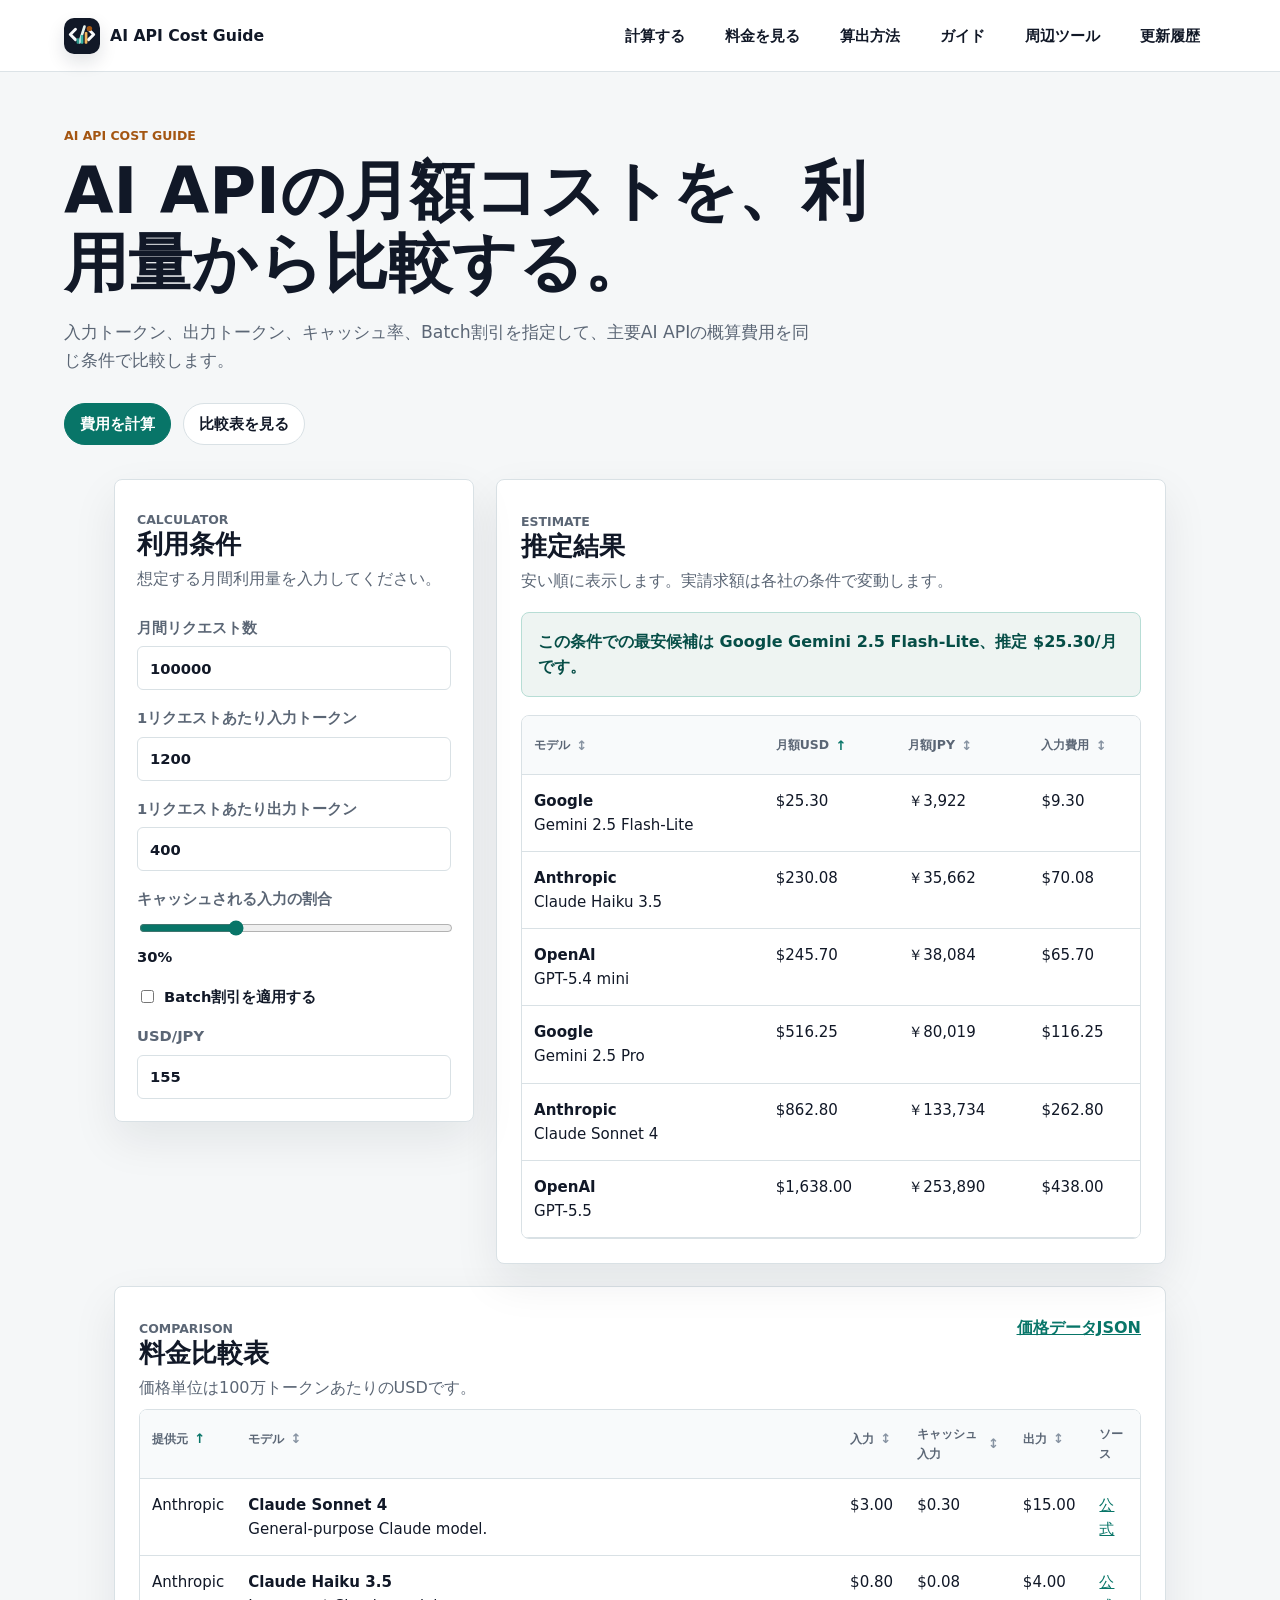
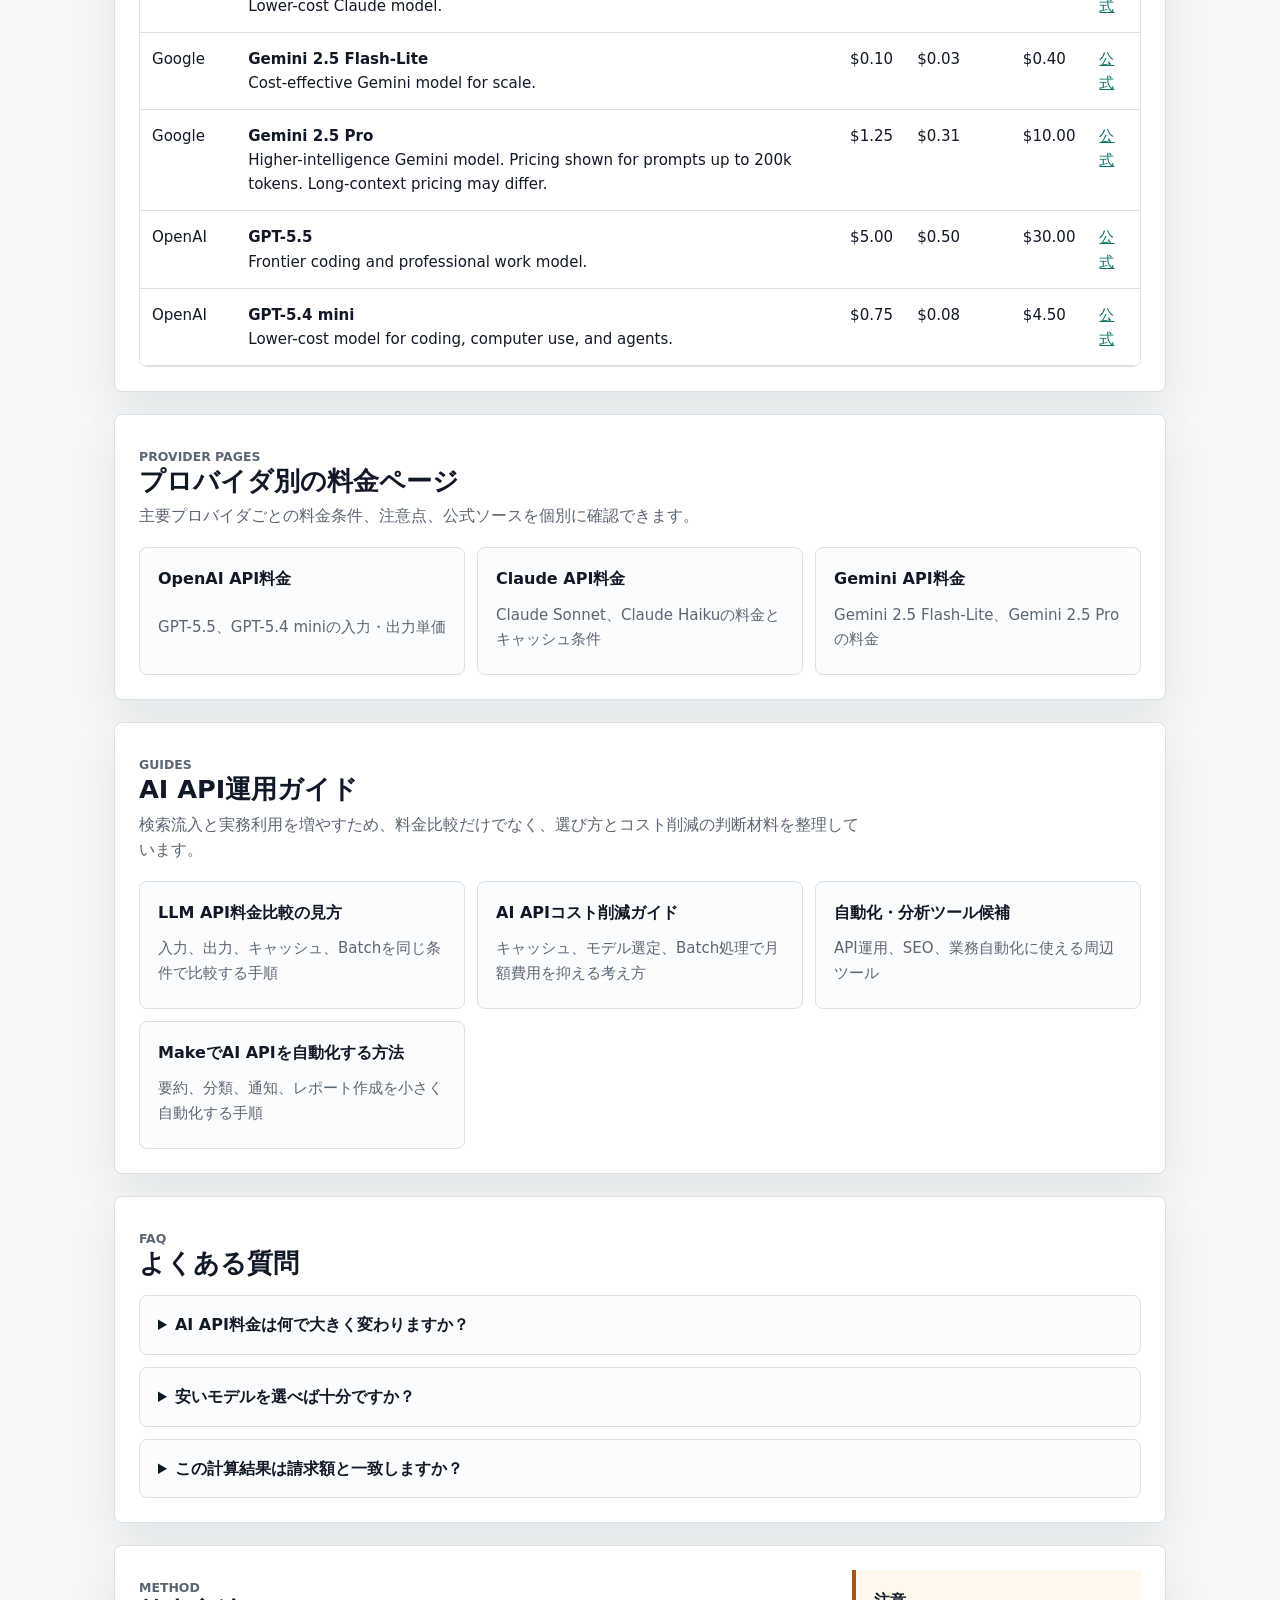
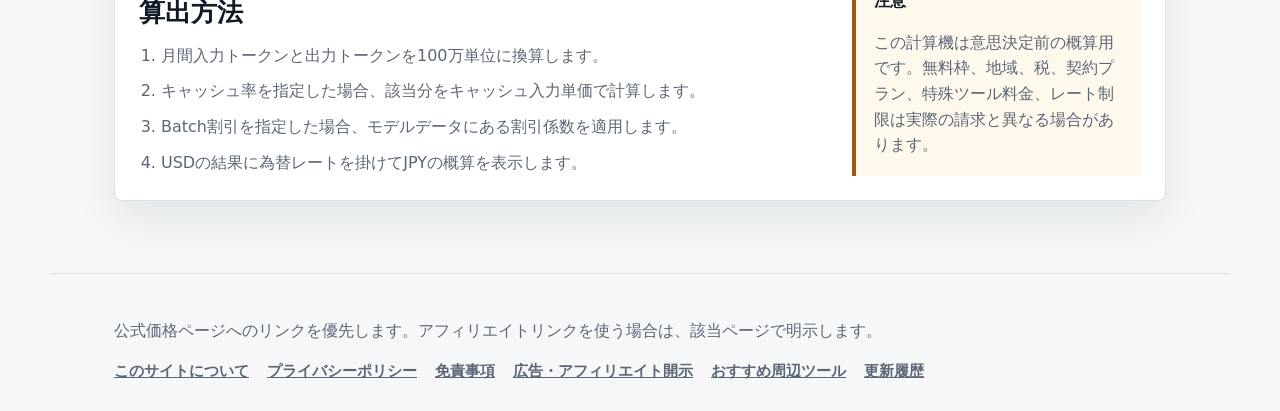
<file: index.html>
﻿<!doctype html>
<html lang="ja">
  <head>
    <meta charset="utf-8" />
    <meta name="viewport" content="width=device-width, initial-scale=1" />
    <title>AI API料金比較と月額費用計算機</title>
    <meta
      name="description"
      content="OpenAI、Anthropic、GeminiなどのAI API料金を比較し、月間利用量から概算コストを計算します。公式ソースと更新日を明示します。"
    />
    <link rel="canonical" href="https://ai-api-pricing-calculator.pages.dev/" />
    <meta property="og:type" content="website" />
    <meta property="og:title" content="AI API料金比較と月額費用計算機" />
    <meta
      property="og:description"
      content="OpenAI、Anthropic、GeminiなどのAI API料金を比較し、利用量から月額費用を概算します。"
    />
    <meta property="og:url" content="https://ai-api-pricing-calculator.pages.dev/" />
    <meta property="og:image" content="https://ai-api-pricing-calculator.pages.dev/assets/ai-api-cost-guide-logo.png" />
    <meta name="twitter:card" content="summary_large_image" />
    <meta name="impact-site-verification" value="452c5a01-4a11-47ab-8c97-a562c128f792" />
    <meta name="google-site-verification" content="xUF_R1zpGLq4dV51Rhx4Gs9H0t5Xol-Hq1YGKc2wMKI" />
    <link rel="stylesheet" href="./styles.css" />
    <script type="application/ld+json">
      {
        "@context": "https://schema.org",
        "@type": "WebApplication",
        "name": "AI API Cost Guide",
        "url": "https://ai-api-pricing-calculator.pages.dev/",
        "applicationCategory": "BusinessApplication",
        "operatingSystem": "Web",
        "description": "AI APIの料金を比較し、利用量から月額費用を概算する計算ツールです。",
        "offers": {
          "@type": "Offer",
          "price": "0",
          "priceCurrency": "JPY"
        }
      }
    </script>
    <script type="application/ld+json">
      {
        "@context": "https://schema.org",
        "@type": "FAQPage",
        "mainEntity": [
          {
            "@type": "Question",
            "name": "AI API料金は何で大きく変わりますか？",
            "acceptedAnswer": {
              "@type": "Answer",
              "text": "主に入力トークン数、出力トークン数、利用モデル、キャッシュ利用率、Batch割引の有無で変わります。"
            }
          },
          {
            "@type": "Question",
            "name": "安いモデルを選べば十分ですか？",
            "acceptedAnswer": {
              "@type": "Answer",
              "text": "単純な分類、抽出、短い要約では低価格モデルが有利です。複雑な推論やコード生成では再試行回数まで含めて判断します。"
            }
          },
          {
            "@type": "Question",
            "name": "この計算結果は請求額と一致しますか？",
            "acceptedAnswer": {
              "@type": "Answer",
              "text": "概算です。実際の請求額は最新料金、無料枠、税、為替、長文コンテキスト、画像・音声などの追加料金で変わります。"
            }
          }
        ]
      }
    </script>
  </head>
  <body>
    <header class="fixed-header">
      <a class="brand" href="#top" aria-label="AI API Cost Guide">
        <img src="./assets/ai-api-cost-guide-mark.svg" alt="" aria-hidden="true" />
        <span>AI API Cost Guide</span>
      </a>
      <nav class="top-nav" aria-label="主要ナビゲーション">
        <a href="#calculator">計算する</a>
        <a href="#comparison">料金を見る</a>
        <a href="#method">算出方法</a>
        <a href="#guides">ガイド</a>
        <a href="./recommended-tools">周辺ツール</a>
        <a href="./updates">更新履歴</a>
      </nav>
    </header>

    <section id="top" class="site-header">
      <div class="hero-grid">
        <div class="hero-copy">
          <p class="eyebrow">AI API Cost Guide</p>
          <h1>AI APIの月額コストを、利用量から比較する。</h1>
          <p class="lead">
            入力トークン、出力トークン、キャッシュ率、Batch割引を指定して、主要AI APIの概算費用を同じ条件で比較します。
          </p>
          <div class="hero-actions" aria-label="主要操作">
            <a class="button primary" href="#calculator">費用を計算</a>
            <a class="button secondary" href="#comparison">比較表を見る</a>
          </div>
        </div>
      </div>
    </section>

    <main>
      <section id="calculator" class="tool-layout" aria-label="月額費用計算機">
        <form class="calculator" id="calculatorForm">
          <div class="section-heading">
            <p class="eyebrow">Calculator</p>
            <h2>利用条件</h2>
            <p>想定する月間利用量を入力してください。</p>
          </div>

          <label>
            <span>月間リクエスト数</span>
            <input id="requests" type="number" min="0" step="1000" value="100000" inputmode="numeric" />
          </label>

          <label>
            <span>1リクエストあたり入力トークン</span>
            <input id="inputTokens" type="number" min="0" step="100" value="1200" inputmode="numeric" />
          </label>

          <label>
            <span>1リクエストあたり出力トークン</span>
            <input id="outputTokens" type="number" min="0" step="100" value="400" inputmode="numeric" />
          </label>

          <label>
            <span>キャッシュされる入力の割合</span>
            <input id="cacheRate" type="range" min="0" max="100" value="30" />
            <output id="cacheRateLabel">30%</output>
          </label>

          <label class="check-row">
            <input id="useBatch" type="checkbox" />
            <span>Batch割引を適用する</span>
          </label>

          <label>
            <span>USD/JPY</span>
            <input id="usdJpy" type="number" min="1" step="0.1" value="155" inputmode="decimal" />
          </label>
        </form>

        <section class="results" aria-live="polite">
          <div class="section-heading">
            <p class="eyebrow">Estimate</p>
            <h2>推定結果</h2>
            <p>安い順に表示します。実請求額は各社の条件で変動します。</p>
          </div>
          <div id="bestChoice" class="best-choice">価格データを読み込み中です。</div>
          <div class="table-wrap" role="region" aria-label="推定結果表" tabindex="0">
            <table>
              <thead>
                <tr>
                  <th><button class="sort-button" type="button" data-result-sort="model">モデル</button></th>
                  <th><button class="sort-button" type="button" data-result-sort="totalUsd">月額USD</button></th>
                  <th><button class="sort-button" type="button" data-result-sort="totalJpy">月額JPY</button></th>
                  <th><button class="sort-button" type="button" data-result-sort="inputCost">入力費用</button></th>
                  <th><button class="sort-button" type="button" data-result-sort="outputCost">出力費用</button></th>
                </tr>
              </thead>
              <tbody id="resultRows"></tbody>
            </table>
          </div>
        </section>
      </section>

      <section id="comparison" class="content-section">
        <div class="section-heading split-heading">
          <div>
            <p class="eyebrow">Comparison</p>
            <h2>料金比較表</h2>
            <p>価格単位は100万トークンあたりのUSDです。</p>
          </div>
          <a class="text-link" href="./data/pricing.json">価格データJSON</a>
        </div>
        <div class="table-wrap" role="region" aria-label="料金比較表" tabindex="0">
          <table>
            <thead>
              <tr>
                <th><button class="sort-button" type="button" data-pricing-sort="provider">提供元</button></th>
                <th><button class="sort-button" type="button" data-pricing-sort="model">モデル</button></th>
                <th><button class="sort-button" type="button" data-pricing-sort="input">入力</button></th>
                <th><button class="sort-button" type="button" data-pricing-sort="cachedInput">キャッシュ入力</button></th>
                <th><button class="sort-button" type="button" data-pricing-sort="output">出力</button></th>
                <th>ソース</th>
              </tr>
            </thead>
            <tbody id="pricingRows"></tbody>
          </table>
        </div>
      </section>

      <section class="content-section">
        <div class="section-heading">
          <p class="eyebrow">Provider Pages</p>
          <h2>プロバイダ別の料金ページ</h2>
          <p>主要プロバイダごとの料金条件、注意点、公式ソースを個別に確認できます。</p>
        </div>
        <div class="provider-link-grid">
          <a href="./openai-pricing">
            <strong>OpenAI API料金</strong>
            <span>GPT-5.5、GPT-5.4 miniの入力・出力単価</span>
          </a>
          <a href="./claude-pricing">
            <strong>Claude API料金</strong>
            <span>Claude Sonnet、Claude Haikuの料金とキャッシュ条件</span>
          </a>
          <a href="./gemini-pricing">
            <strong>Gemini API料金</strong>
            <span>Gemini 2.5 Flash-Lite、Gemini 2.5 Proの料金</span>
          </a>
        </div>
      </section>

      <section id="guides" class="content-section">
        <div class="section-heading">
          <p class="eyebrow">Guides</p>
          <h2>AI API運用ガイド</h2>
          <p>検索流入と実務利用を増やすため、料金比較だけでなく、選び方とコスト削減の判断材料を整理しています。</p>
        </div>
        <div class="provider-link-grid">
          <a href="./llm-api-cost-comparison-guide">
            <strong>LLM API料金比較の見方</strong>
            <span>入力、出力、キャッシュ、Batchを同じ条件で比較する手順</span>
          </a>
          <a href="./ai-api-cost-optimization">
            <strong>AI APIコスト削減ガイド</strong>
            <span>キャッシュ、モデル選定、Batch処理で月額費用を抑える考え方</span>
          </a>
          <a href="./recommended-tools">
            <strong>自動化・分析ツール候補</strong>
            <span>API運用、SEO、業務自動化に使える周辺ツール</span>
          </a>
          <a href="./make-ai-automation-guide">
            <strong>MakeでAI APIを自動化する方法</strong>
            <span>要約、分類、通知、レポート作成を小さく自動化する手順</span>
          </a>
        </div>
      </section>

      <section class="content-section">
        <div class="section-heading">
          <p class="eyebrow">FAQ</p>
          <h2>よくある質問</h2>
        </div>
        <div class="faq-list">
          <details>
            <summary>AI API料金は何で大きく変わりますか？</summary>
            <p>主に入力トークン数、出力トークン数、利用モデル、キャッシュ利用率、Batch割引の有無で変わります。特に出力単価が高いモデルでは、長い回答を生成する設計ほど月額費用が増えます。</p>
          </details>
          <details>
            <summary>安いモデルを選べば十分ですか？</summary>
            <p>単純な分類、抽出、短い要約では低価格モデルが有利です。一方、複雑な推論やコード生成では、失敗率や再試行回数まで含めると上位モデルの方が安くなる場合があります。</p>
          </details>
          <details>
            <summary>この計算結果は請求額と一致しますか？</summary>
            <p>概算です。実際の請求額は各社の最新料金、無料枠、税、為替、長文コンテキスト、画像・音声などの追加料金で変わります。最終判断前には公式価格ページを確認してください。</p>
          </details>
        </div>
      </section>

      <section id="method" class="content-section method-grid">
        <div>
          <div class="section-heading">
            <p class="eyebrow">Method</p>
            <h2>算出方法</h2>
          </div>
          <ol class="steps">
            <li>月間入力トークンと出力トークンを100万単位に換算します。</li>
            <li>キャッシュ率を指定した場合、該当分をキャッシュ入力単価で計算します。</li>
            <li>Batch割引を指定した場合、モデルデータにある割引係数を適用します。</li>
            <li>USDの結果に為替レートを掛けてJPYの概算を表示します。</li>
          </ol>
        </div>
        <aside class="notice">
          <strong>注意</strong>
          <p>
            この計算機は意思決定前の概算用です。無料枠、地域、税、契約プラン、特殊ツール料金、レート制限は実際の請求と異なる場合があります。
          </p>
        </aside>
      </section>
    </main>

    <footer class="site-footer">
      <p>
        公式価格ページへのリンクを優先します。アフィリエイトリンクを使う場合は、該当ページで明示します。
      </p>
      <nav class="footer-links" aria-label="補足ページ">
        <a href="./about">このサイトについて</a>
        <a href="./privacy-policy">プライバシーポリシー</a>
        <a href="./disclaimer">免責事項</a>
        <a href="./affiliate-disclosure">広告・アフィリエイト開示</a>
        <a href="./recommended-tools">おすすめ周辺ツール</a>
        <a href="./updates">更新履歴</a>
      </nav>
    </footer>

    <script src="./app.js" type="module"></script>
  </body>
</html>
</file>
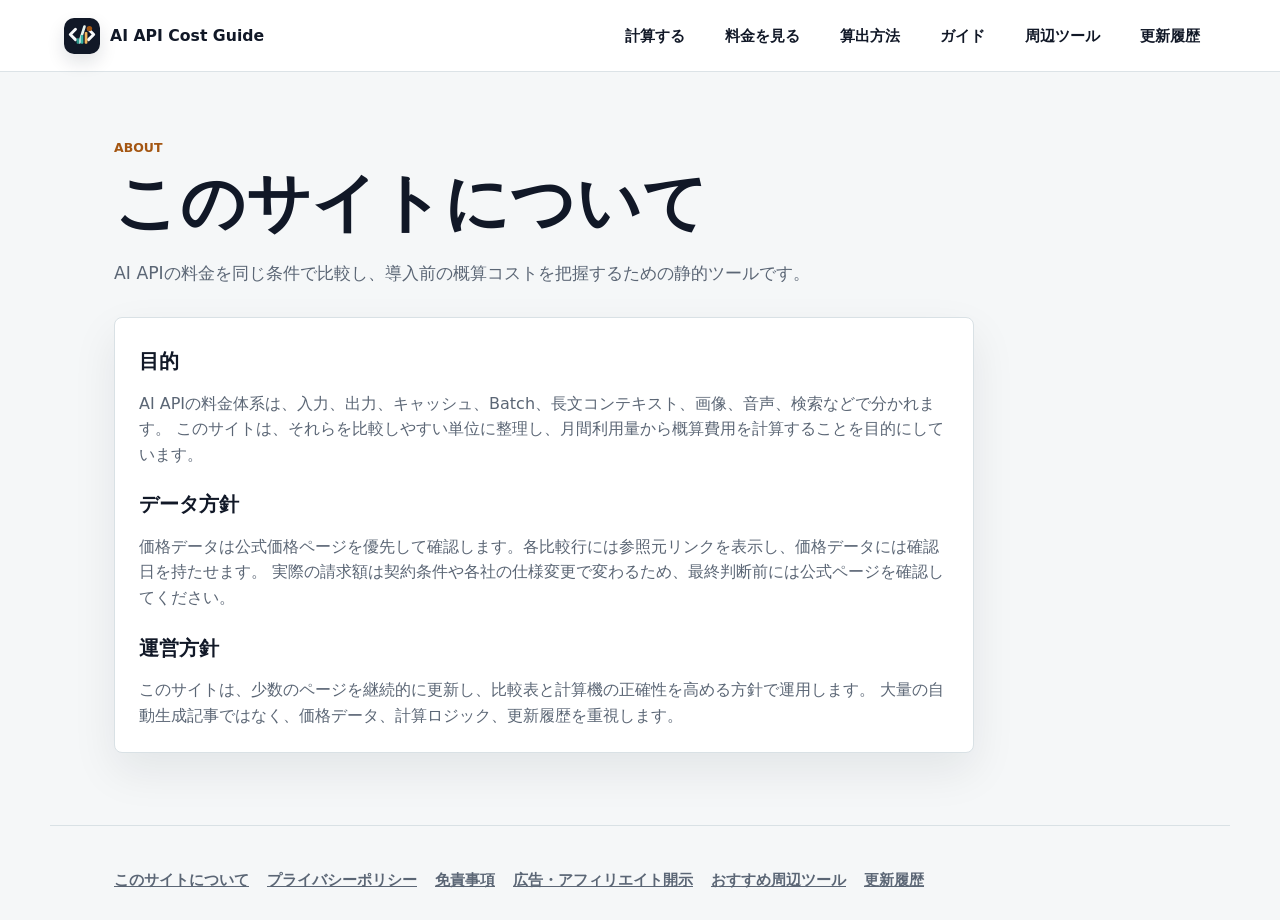
<file: about.html>
﻿<!doctype html>
<html lang="ja">
  <head>
    <meta charset="utf-8" />
    <meta name="viewport" content="width=device-width, initial-scale=1" />
    <title>このサイトについて | AI API料金比較と月額費用計算機</title>
    <meta
      name="description"
      content="AI API料金比較と月額費用計算機の目的、データ方針、運営方針を説明します。"
    />
    <link rel="canonical" href="https://ai-api-pricing-calculator.pages.dev/about" />
    <link rel="stylesheet" href="./styles.css" />
  </head>
  <body>
    <header class="fixed-header">
      <a class="brand" href="./">
        <img src="./assets/ai-api-cost-guide-mark.svg" alt="" aria-hidden="true" />
        <span>AI API Cost Guide</span>
      </a>
      <nav class="top-nav" aria-label="主要ナビゲーション">
        <a href="./#calculator">計算する</a>
        <a href="./#comparison">料金を見る</a>
        <a href="./#method">算出方法</a>
        <a href="./#guides">ガイド</a>
        <a href="./recommended-tools">周辺ツール</a>
        <a href="./updates">更新履歴</a>
      </nav>
    </header>

    <main class="page-main">
      <section class="page-hero">
        <p class="eyebrow">About</p>
        <h1>このサイトについて</h1>
        <p class="lead">
          AI APIの料金を同じ条件で比較し、導入前の概算コストを把握するための静的ツールです。
        </p>
      </section>

      <section class="content-section prose">
        <h2>目的</h2>
        <p>
          AI APIの料金体系は、入力、出力、キャッシュ、Batch、長文コンテキスト、画像、音声、検索などで分かれます。
          このサイトは、それらを比較しやすい単位に整理し、月間利用量から概算費用を計算することを目的にしています。
        </p>

        <h2>データ方針</h2>
        <p>
          価格データは公式価格ページを優先して確認します。各比較行には参照元リンクを表示し、価格データには確認日を持たせます。
          実際の請求額は契約条件や各社の仕様変更で変わるため、最終判断前には公式ページを確認してください。
        </p>

        <h2>運営方針</h2>
        <p>
          このサイトは、少数のページを継続的に更新し、比較表と計算機の正確性を高める方針で運用します。
          大量の自動生成記事ではなく、価格データ、計算ロジック、更新履歴を重視します。
        </p>
      </section>
    </main>

    <footer class="site-footer">
      <nav class="footer-links" aria-label="補足ページ">
        <a href="./about">このサイトについて</a>
        <a href="./privacy-policy">プライバシーポリシー</a>
        <a href="./disclaimer">免責事項</a>
        <a href="./affiliate-disclosure">広告・アフィリエイト開示</a>
        <a href="./recommended-tools">おすすめ周辺ツール</a>
        <a href="./updates">更新履歴</a>
      </nav>
    </footer>
  </body>
</html>
</file>
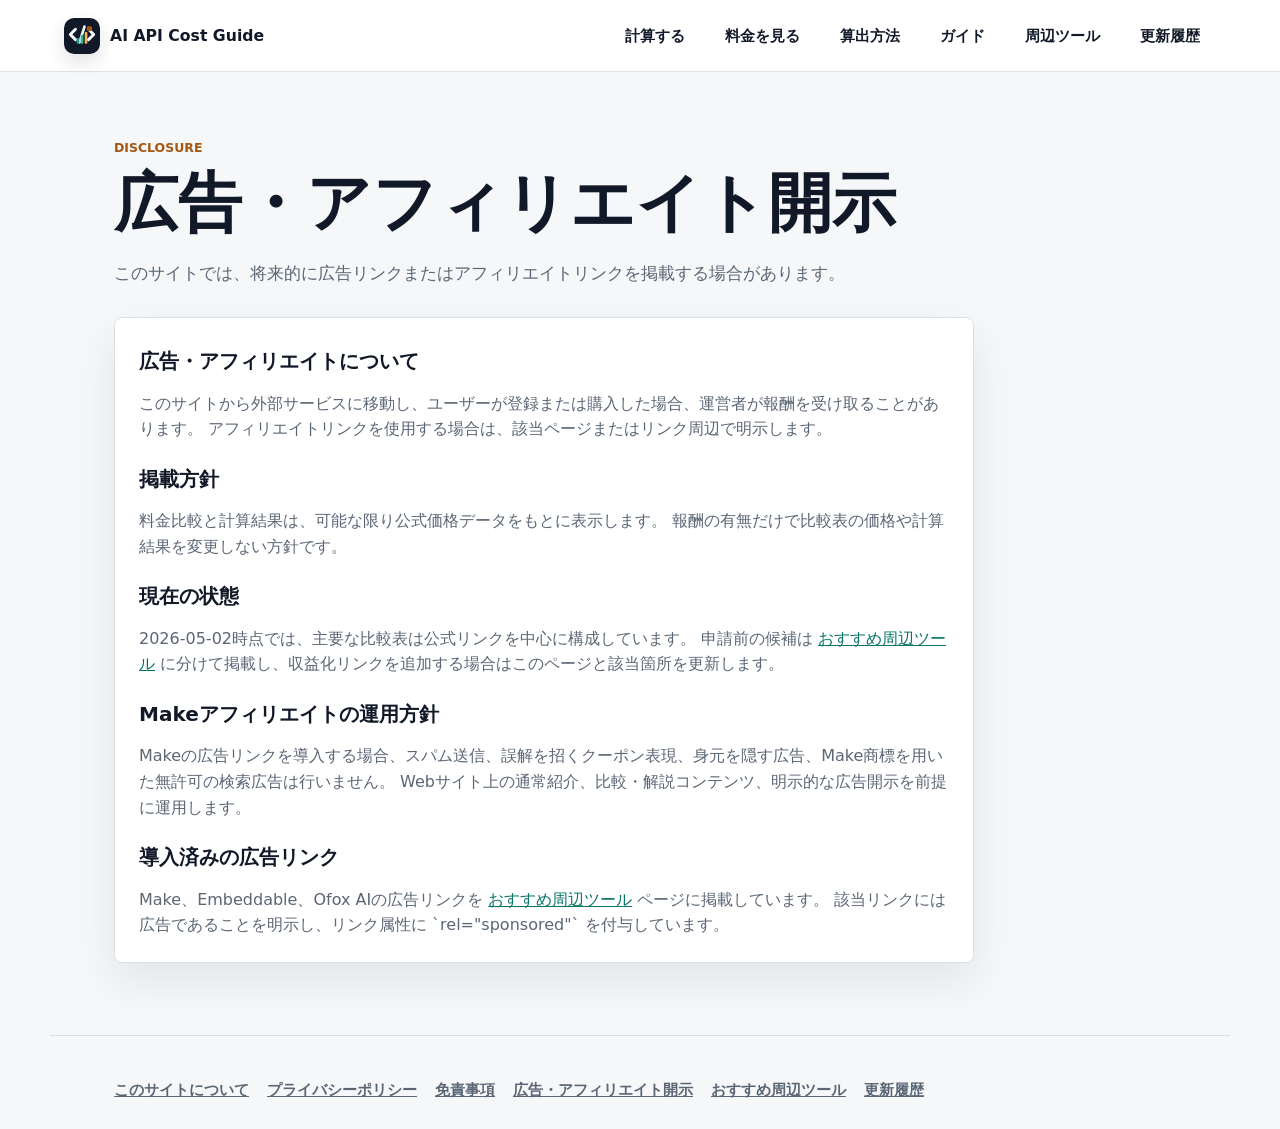
<file: affiliate-disclosure.html>
﻿<!doctype html>
<html lang="ja">
  <head>
    <meta charset="utf-8" />
    <meta name="viewport" content="width=device-width, initial-scale=1" />
    <title>広告・アフィリエイト開示 | AI API料金比較と月額費用計算機</title>
    <meta
      name="description"
      content="AI API料金比較と月額費用計算機における広告、アフィリエイトリンク、掲載方針を説明します。"
    />
    <link rel="canonical" href="https://ai-api-pricing-calculator.pages.dev/affiliate-disclosure" />
    <link rel="stylesheet" href="./styles.css" />
  </head>
  <body>
    <header class="fixed-header">
      <a class="brand" href="./">
        <img src="./assets/ai-api-cost-guide-mark.svg" alt="" aria-hidden="true" />
        <span>AI API Cost Guide</span>
      </a>
      <nav class="top-nav" aria-label="主要ナビゲーション">
        <a href="./#calculator">計算する</a>
        <a href="./#comparison">料金を見る</a>
        <a href="./#method">算出方法</a>
        <a href="./#guides">ガイド</a>
        <a href="./recommended-tools">周辺ツール</a>
        <a href="./updates">更新履歴</a>
      </nav>
    </header>

    <main class="page-main">
      <section class="page-hero">
        <p class="eyebrow">Disclosure</p>
        <h1>広告・アフィリエイト開示</h1>
        <p class="lead">
          このサイトでは、将来的に広告リンクまたはアフィリエイトリンクを掲載する場合があります。
        </p>
      </section>

      <section class="content-section prose">
        <h2>広告・アフィリエイトについて</h2>
        <p>
          このサイトから外部サービスに移動し、ユーザーが登録または購入した場合、運営者が報酬を受け取ることがあります。
          アフィリエイトリンクを使用する場合は、該当ページまたはリンク周辺で明示します。
        </p>

        <h2>掲載方針</h2>
        <p>
          料金比較と計算結果は、可能な限り公式価格データをもとに表示します。
          報酬の有無だけで比較表の価格や計算結果を変更しない方針です。
        </p>

        <h2>現在の状態</h2>
        <p>
          2026-05-02時点では、主要な比較表は公式リンクを中心に構成しています。
          申請前の候補は <a href="./recommended-tools">おすすめ周辺ツール</a> に分けて掲載し、収益化リンクを追加する場合はこのページと該当箇所を更新します。
        </p>

        <h2>Makeアフィリエイトの運用方針</h2>
        <p>
          Makeの広告リンクを導入する場合、スパム送信、誤解を招くクーポン表現、身元を隠す広告、Make商標を用いた無許可の検索広告は行いません。
          Webサイト上の通常紹介、比較・解説コンテンツ、明示的な広告開示を前提に運用します。
        </p>

        <h2>導入済みの広告リンク</h2>
        <p>
          Make、Embeddable、Ofox AIの広告リンクを <a href="./recommended-tools">おすすめ周辺ツール</a> ページに掲載しています。
          該当リンクには広告であることを明示し、リンク属性に `rel="sponsored"` を付与しています。
        </p>
      </section>
    </main>

    <footer class="site-footer">
      <nav class="footer-links" aria-label="補足ページ">
        <a href="./about">このサイトについて</a>
        <a href="./privacy-policy">プライバシーポリシー</a>
        <a href="./disclaimer">免責事項</a>
        <a href="./affiliate-disclosure">広告・アフィリエイト開示</a>
        <a href="./recommended-tools">おすすめ周辺ツール</a>
        <a href="./updates">更新履歴</a>
      </nav>
    </footer>
  </body>
</html>
</file>
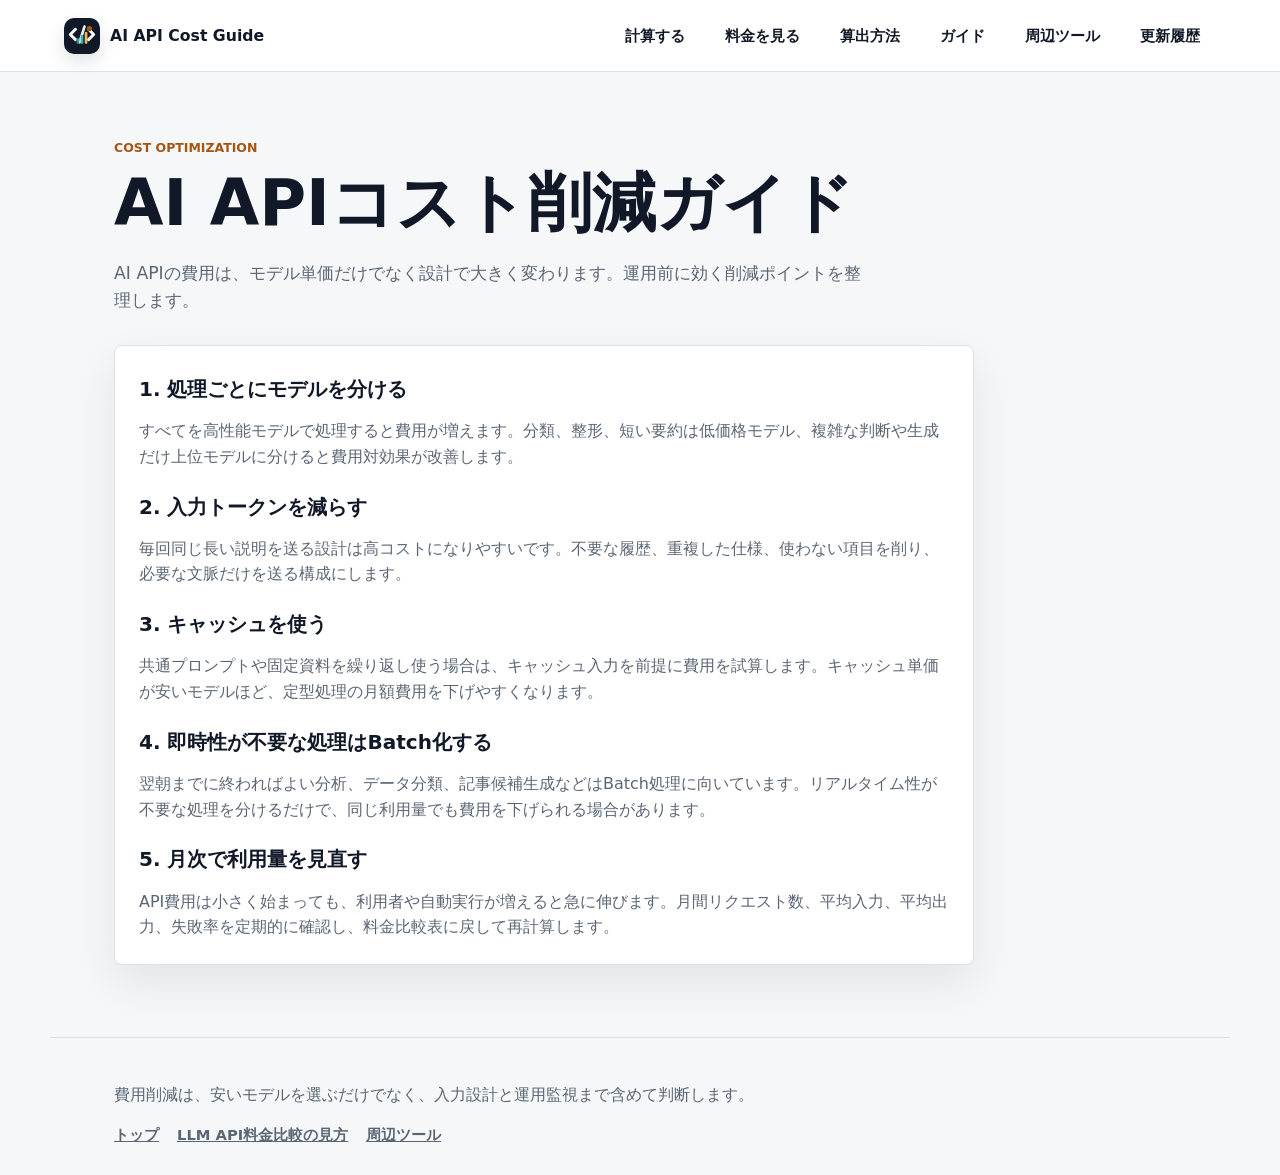
<file: ai-api-cost-optimization.html>
﻿<!doctype html>
<html lang="ja">
  <head>
    <meta charset="utf-8" />
    <meta name="viewport" content="width=device-width, initial-scale=1" />
    <title>AI APIコスト削減ガイド | AI API Cost Guide</title>
    <meta
      name="description"
      content="AI APIの月額費用を抑えるためのモデル選定、プロンプト短縮、キャッシュ活用、Batch処理、監視の考え方を整理します。"
    />
    <link rel="canonical" href="https://ai-api-pricing-calculator.pages.dev/ai-api-cost-optimization" />
    <link rel="stylesheet" href="./styles.css" />
  </head>
  <body>
    <header class="fixed-header">
      <a class="brand" href="./">
        <img src="./assets/ai-api-cost-guide-mark.svg" alt="" aria-hidden="true" />
        <span>AI API Cost Guide</span>
      </a>
      <nav class="top-nav" aria-label="主要ナビゲーション">
        <a href="./#calculator">計算する</a>
        <a href="./#comparison">料金を見る</a>
        <a href="./#method">算出方法</a>
        <a href="./#guides">ガイド</a>
        <a href="./recommended-tools">周辺ツール</a>
        <a href="./updates">更新履歴</a>
      </nav>
    </header>

    <main class="page-main">
      <section class="page-hero">
        <p class="eyebrow">Cost Optimization</p>
        <h1>AI APIコスト削減ガイド</h1>
        <p class="lead">
          AI APIの費用は、モデル単価だけでなく設計で大きく変わります。運用前に効く削減ポイントを整理します。
        </p>
      </section>

      <section class="content-section prose">
        <h2>1. 処理ごとにモデルを分ける</h2>
        <p>
          すべてを高性能モデルで処理すると費用が増えます。分類、整形、短い要約は低価格モデル、複雑な判断や生成だけ上位モデルに分けると費用対効果が改善します。
        </p>

        <h2>2. 入力トークンを減らす</h2>
        <p>
          毎回同じ長い説明を送る設計は高コストになりやすいです。不要な履歴、重複した仕様、使わない項目を削り、必要な文脈だけを送る構成にします。
        </p>

        <h2>3. キャッシュを使う</h2>
        <p>
          共通プロンプトや固定資料を繰り返し使う場合は、キャッシュ入力を前提に費用を試算します。キャッシュ単価が安いモデルほど、定型処理の月額費用を下げやすくなります。
        </p>

        <h2>4. 即時性が不要な処理はBatch化する</h2>
        <p>
          翌朝までに終わればよい分析、データ分類、記事候補生成などはBatch処理に向いています。リアルタイム性が不要な処理を分けるだけで、同じ利用量でも費用を下げられる場合があります。
        </p>

        <h2>5. 月次で利用量を見直す</h2>
        <p>
          API費用は小さく始まっても、利用者や自動実行が増えると急に伸びます。月間リクエスト数、平均入力、平均出力、失敗率を定期的に確認し、料金比較表に戻して再計算します。
        </p>
      </section>
    </main>

    <footer class="site-footer">
      <p>費用削減は、安いモデルを選ぶだけでなく、入力設計と運用監視まで含めて判断します。</p>
      <nav class="footer-links" aria-label="補足ページ">
        <a href="./">トップ</a>
        <a href="./llm-api-cost-comparison-guide">LLM API料金比較の見方</a>
        <a href="./recommended-tools">周辺ツール</a>
      </nav>
    </footer>
  </body>
</html>
</file>
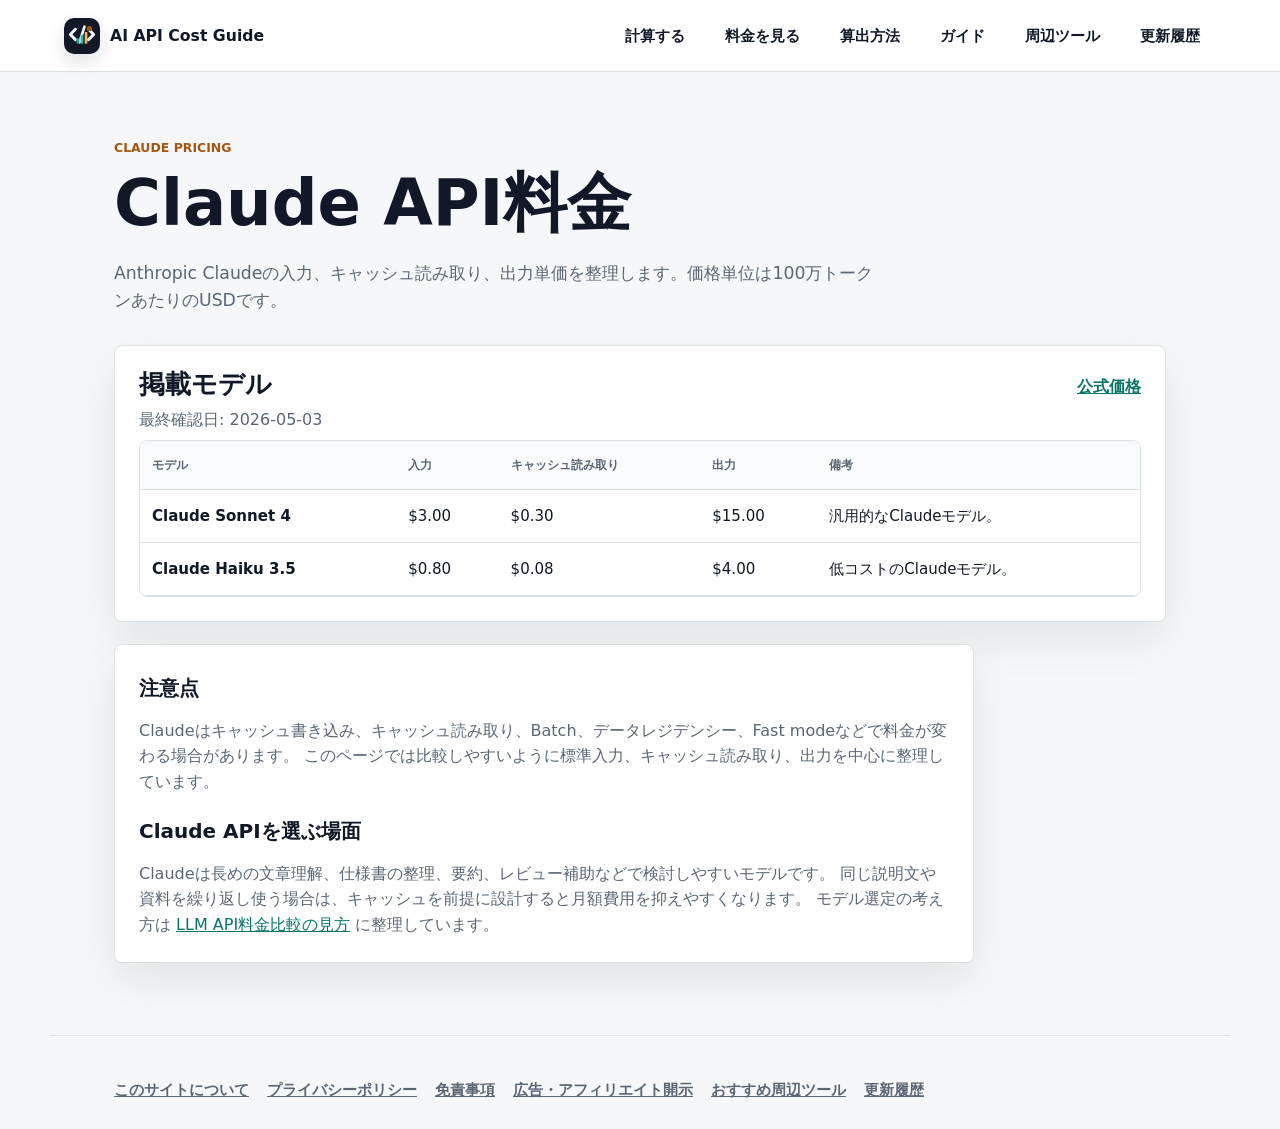
<file: claude-pricing.html>
﻿<!doctype html>
<html lang="ja">
  <head>
    <meta charset="utf-8" />
    <meta name="viewport" content="width=device-width, initial-scale=1" />
    <title>Claude API料金 | AI API Cost Guide</title>
    <meta
      name="description"
      content="Anthropic Claude APIの入力、キャッシュ、出力料金を整理します。Claude Sonnet、Claude Haikuの料金を公式ソース付きで確認できます。"
    />
    <link rel="canonical" href="https://ai-api-pricing-calculator.pages.dev/claude-pricing" />
    <link rel="stylesheet" href="./styles.css" />
  </head>
  <body>
    <header class="fixed-header">
      <a class="brand" href="./">
        <img src="./assets/ai-api-cost-guide-mark.svg" alt="" aria-hidden="true" />
        <span>AI API Cost Guide</span>
      </a>
      <nav class="top-nav" aria-label="主要ナビゲーション">
        <a href="./#calculator">計算する</a>
        <a href="./#comparison">料金を見る</a>
        <a href="./#method">算出方法</a>
        <a href="./#guides">ガイド</a>
        <a href="./recommended-tools">周辺ツール</a>
        <a href="./updates">更新履歴</a>
      </nav>
    </header>

    <main class="page-main">
      <section class="page-hero">
        <p class="eyebrow">Claude Pricing</p>
        <h1>Claude API料金</h1>
        <p class="lead">
          Anthropic Claudeの入力、キャッシュ読み取り、出力単価を整理します。価格単位は100万トークンあたりのUSDです。
        </p>
      </section>

      <section class="content-section">
        <div class="section-heading split-heading">
          <div>
            <h2>掲載モデル</h2>
            <p>最終確認日: 2026-05-03</p>
          </div>
          <a class="text-link" href="https://platform.claude.com/docs/en/about-claude/pricing" target="_blank" rel="noreferrer">公式価格</a>
        </div>
        <div class="table-wrap" role="region" aria-label="Claude API料金表" tabindex="0">
          <table>
            <thead>
              <tr>
                <th>モデル</th>
                <th>入力</th>
                <th>キャッシュ読み取り</th>
                <th>出力</th>
                <th>備考</th>
              </tr>
            </thead>
            <tbody>
              <tr>
                <td><strong>Claude Sonnet 4</strong></td>
                <td>$3.00</td>
                <td>$0.30</td>
                <td>$15.00</td>
                <td>汎用的なClaudeモデル。</td>
              </tr>
              <tr>
                <td><strong>Claude Haiku 3.5</strong></td>
                <td>$0.80</td>
                <td>$0.08</td>
                <td>$4.00</td>
                <td>低コストのClaudeモデル。</td>
              </tr>
            </tbody>
          </table>
        </div>
      </section>

      <section class="content-section prose">
        <h2>注意点</h2>
        <p>
          Claudeはキャッシュ書き込み、キャッシュ読み取り、Batch、データレジデンシー、Fast modeなどで料金が変わる場合があります。
          このページでは比較しやすいように標準入力、キャッシュ読み取り、出力を中心に整理しています。
        </p>

        <h2>Claude APIを選ぶ場面</h2>
        <p>
          Claudeは長めの文章理解、仕様書の整理、要約、レビュー補助などで検討しやすいモデルです。
          同じ説明文や資料を繰り返し使う場合は、キャッシュを前提に設計すると月額費用を抑えやすくなります。
          モデル選定の考え方は <a href="./llm-api-cost-comparison-guide">LLM API料金比較の見方</a> に整理しています。
        </p>
      </section>
    </main>

    <footer class="site-footer">
      <nav class="footer-links" aria-label="補足ページ">
        <a href="./about">このサイトについて</a>
        <a href="./privacy-policy">プライバシーポリシー</a>
        <a href="./disclaimer">免責事項</a>
        <a href="./affiliate-disclosure">広告・アフィリエイト開示</a>
        <a href="./recommended-tools">おすすめ周辺ツール</a>
        <a href="./updates">更新履歴</a>
      </nav>
    </footer>
  </body>
</html>
</file>
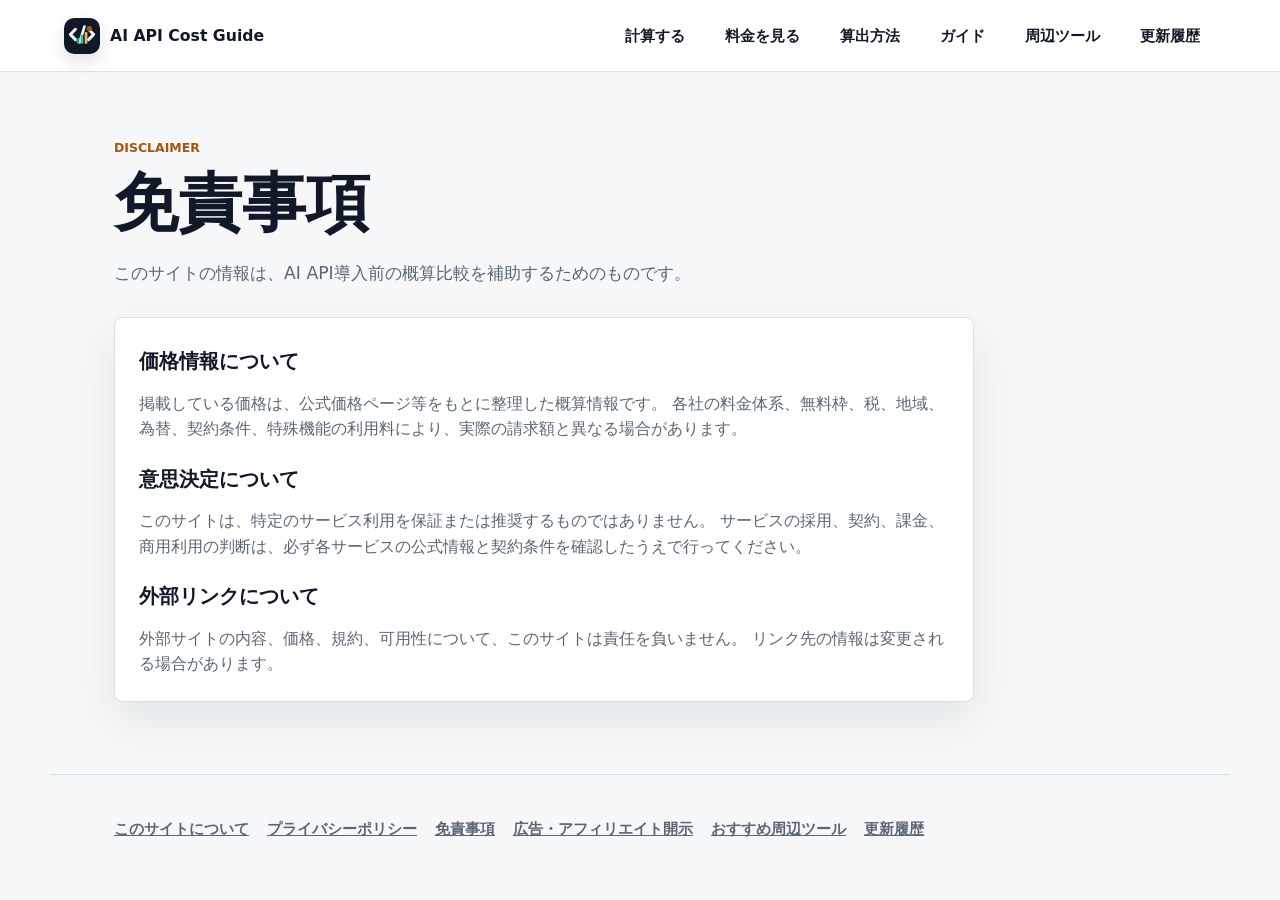
<file: disclaimer.html>
﻿<!doctype html>
<html lang="ja">
  <head>
    <meta charset="utf-8" />
    <meta name="viewport" content="width=device-width, initial-scale=1" />
    <title>免責事項 | AI API料金比較と月額費用計算機</title>
    <meta
      name="description"
      content="AI API料金比較と月額費用計算機の免責事項、価格情報、外部リンク、利用上の注意を掲載しています。"
    />
    <link rel="canonical" href="https://ai-api-pricing-calculator.pages.dev/disclaimer" />
    <link rel="stylesheet" href="./styles.css" />
  </head>
  <body>
    <header class="fixed-header">
      <a class="brand" href="./">
        <img src="./assets/ai-api-cost-guide-mark.svg" alt="" aria-hidden="true" />
        <span>AI API Cost Guide</span>
      </a>
      <nav class="top-nav" aria-label="主要ナビゲーション">
        <a href="./#calculator">計算する</a>
        <a href="./#comparison">料金を見る</a>
        <a href="./#method">算出方法</a>
        <a href="./#guides">ガイド</a>
        <a href="./recommended-tools">周辺ツール</a>
        <a href="./updates">更新履歴</a>
      </nav>
    </header>

    <main class="page-main">
      <section class="page-hero">
        <p class="eyebrow">Disclaimer</p>
        <h1>免責事項</h1>
        <p class="lead">
          このサイトの情報は、AI API導入前の概算比較を補助するためのものです。
        </p>
      </section>

      <section class="content-section prose">
        <h2>価格情報について</h2>
        <p>
          掲載している価格は、公式価格ページ等をもとに整理した概算情報です。
          各社の料金体系、無料枠、税、地域、為替、契約条件、特殊機能の利用料により、実際の請求額と異なる場合があります。
        </p>

        <h2>意思決定について</h2>
        <p>
          このサイトは、特定のサービス利用を保証または推奨するものではありません。
          サービスの採用、契約、課金、商用利用の判断は、必ず各サービスの公式情報と契約条件を確認したうえで行ってください。
        </p>

        <h2>外部リンクについて</h2>
        <p>
          外部サイトの内容、価格、規約、可用性について、このサイトは責任を負いません。
          リンク先の情報は変更される場合があります。
        </p>
      </section>
    </main>

    <footer class="site-footer">
      <nav class="footer-links" aria-label="補足ページ">
        <a href="./about">このサイトについて</a>
        <a href="./privacy-policy">プライバシーポリシー</a>
        <a href="./disclaimer">免責事項</a>
        <a href="./affiliate-disclosure">広告・アフィリエイト開示</a>
        <a href="./recommended-tools">おすすめ周辺ツール</a>
        <a href="./updates">更新履歴</a>
      </nav>
    </footer>
  </body>
</html>
</file>
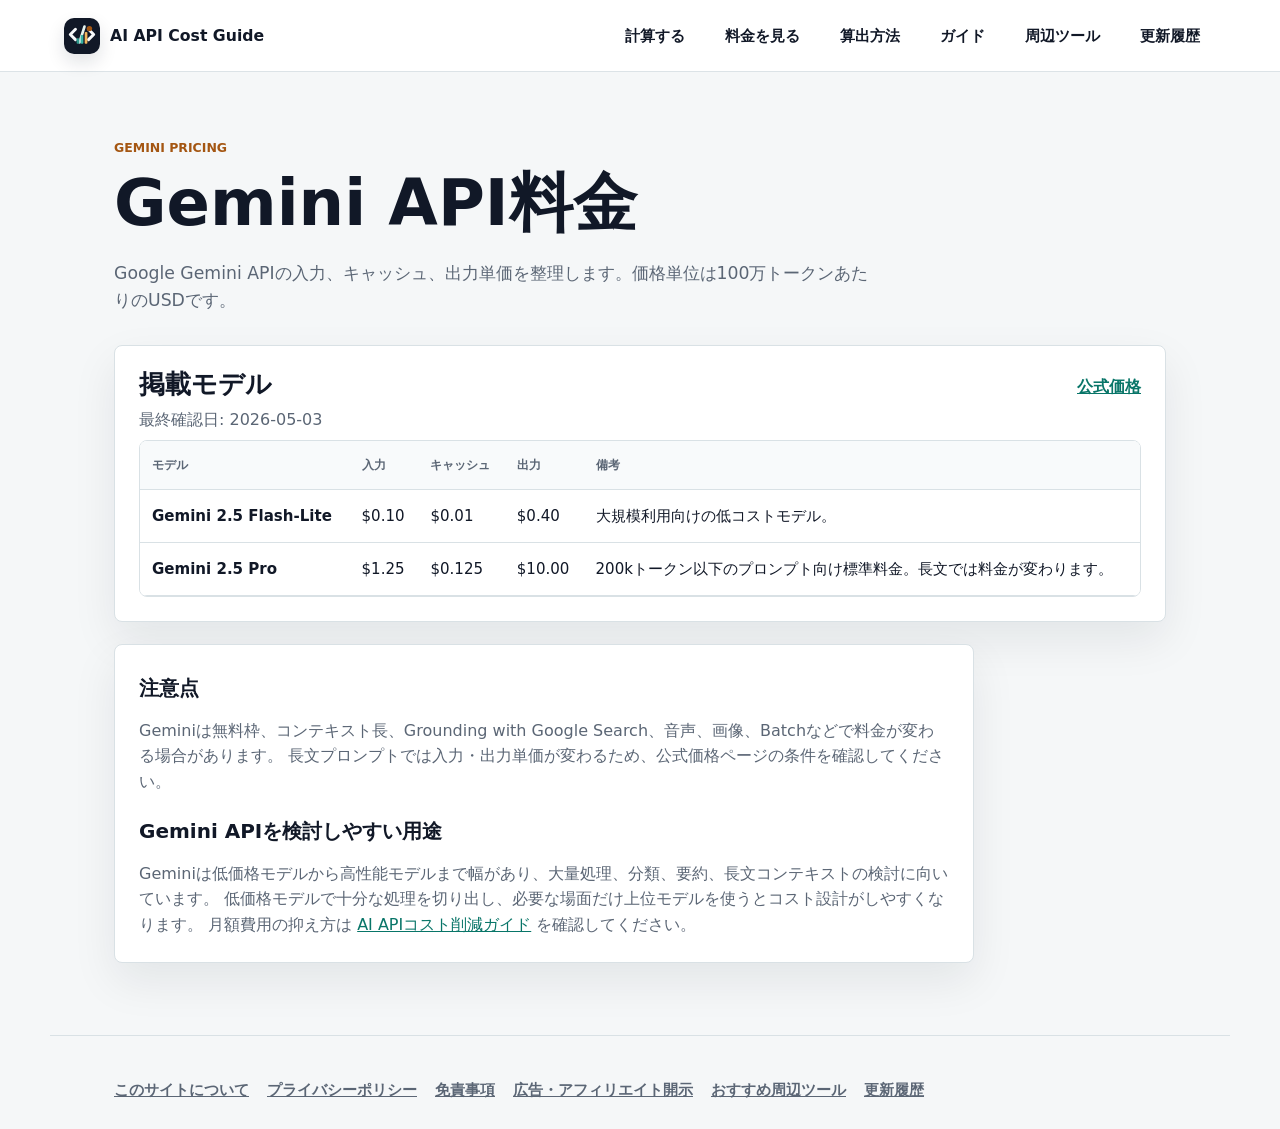
<file: gemini-pricing.html>
﻿<!doctype html>
<html lang="ja">
  <head>
    <meta charset="utf-8" />
    <meta name="viewport" content="width=device-width, initial-scale=1" />
    <title>Gemini API料金 | AI API Cost Guide</title>
    <meta
      name="description"
      content="Google Gemini APIの入力、キャッシュ、出力料金を整理します。Gemini 2.5 Flash-Lite、Gemini 2.5 Proの料金を公式ソース付きで確認できます。"
    />
    <link rel="canonical" href="https://ai-api-pricing-calculator.pages.dev/gemini-pricing" />
    <link rel="stylesheet" href="./styles.css" />
  </head>
  <body>
    <header class="fixed-header">
      <a class="brand" href="./">
        <img src="./assets/ai-api-cost-guide-mark.svg" alt="" aria-hidden="true" />
        <span>AI API Cost Guide</span>
      </a>
      <nav class="top-nav" aria-label="主要ナビゲーション">
        <a href="./#calculator">計算する</a>
        <a href="./#comparison">料金を見る</a>
        <a href="./#method">算出方法</a>
        <a href="./#guides">ガイド</a>
        <a href="./recommended-tools">周辺ツール</a>
        <a href="./updates">更新履歴</a>
      </nav>
    </header>

    <main class="page-main">
      <section class="page-hero">
        <p class="eyebrow">Gemini Pricing</p>
        <h1>Gemini API料金</h1>
        <p class="lead">
          Google Gemini APIの入力、キャッシュ、出力単価を整理します。価格単位は100万トークンあたりのUSDです。
        </p>
      </section>

      <section class="content-section">
        <div class="section-heading split-heading">
          <div>
            <h2>掲載モデル</h2>
            <p>最終確認日: 2026-05-03</p>
          </div>
          <a class="text-link" href="https://ai.google.dev/gemini-api/docs/pricing" target="_blank" rel="noreferrer">公式価格</a>
        </div>
        <div class="table-wrap" role="region" aria-label="Gemini API料金表" tabindex="0">
          <table>
            <thead>
              <tr>
                <th>モデル</th>
                <th>入力</th>
                <th>キャッシュ</th>
                <th>出力</th>
                <th>備考</th>
              </tr>
            </thead>
            <tbody>
              <tr>
                <td><strong>Gemini 2.5 Flash-Lite</strong></td>
                <td>$0.10</td>
                <td>$0.01</td>
                <td>$0.40</td>
                <td>大規模利用向けの低コストモデル。</td>
              </tr>
              <tr>
                <td><strong>Gemini 2.5 Pro</strong></td>
                <td>$1.25</td>
                <td>$0.125</td>
                <td>$10.00</td>
                <td>200kトークン以下のプロンプト向け標準料金。長文では料金が変わります。</td>
              </tr>
            </tbody>
          </table>
        </div>
      </section>

      <section class="content-section prose">
        <h2>注意点</h2>
        <p>
          Geminiは無料枠、コンテキスト長、Grounding with Google Search、音声、画像、Batchなどで料金が変わる場合があります。
          長文プロンプトでは入力・出力単価が変わるため、公式価格ページの条件を確認してください。
        </p>

        <h2>Gemini APIを検討しやすい用途</h2>
        <p>
          Geminiは低価格モデルから高性能モデルまで幅があり、大量処理、分類、要約、長文コンテキストの検討に向いています。
          低価格モデルで十分な処理を切り出し、必要な場面だけ上位モデルを使うとコスト設計がしやすくなります。
          月額費用の抑え方は <a href="./ai-api-cost-optimization">AI APIコスト削減ガイド</a> を確認してください。
        </p>
      </section>
    </main>

    <footer class="site-footer">
      <nav class="footer-links" aria-label="補足ページ">
        <a href="./about">このサイトについて</a>
        <a href="./privacy-policy">プライバシーポリシー</a>
        <a href="./disclaimer">免責事項</a>
        <a href="./affiliate-disclosure">広告・アフィリエイト開示</a>
        <a href="./recommended-tools">おすすめ周辺ツール</a>
        <a href="./updates">更新履歴</a>
      </nav>
    </footer>
  </body>
</html>
</file>
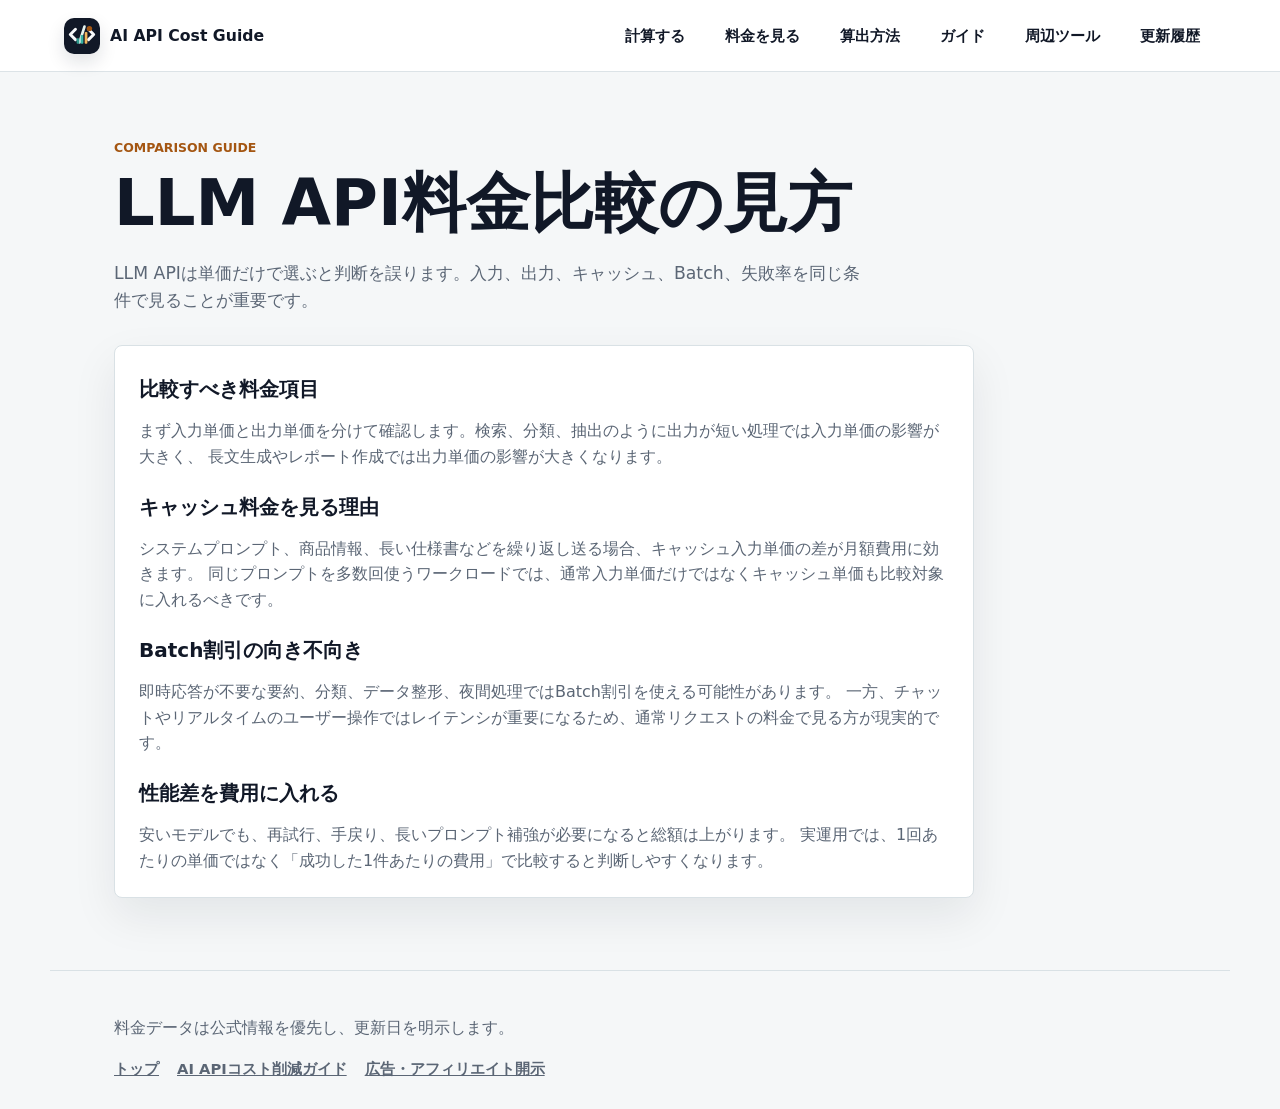
<file: llm-api-cost-comparison-guide.html>
﻿<!doctype html>
<html lang="ja">
  <head>
    <meta charset="utf-8" />
    <meta name="viewport" content="width=device-width, initial-scale=1" />
    <title>LLM API料金比較の見方 | AI API Cost Guide</title>
    <meta
      name="description"
      content="LLM API料金を比較するときに見るべき入力単価、出力単価、キャッシュ、Batch割引、モデル性能の考え方を整理します。"
    />
    <link rel="canonical" href="https://ai-api-pricing-calculator.pages.dev/llm-api-cost-comparison-guide" />
    <link rel="stylesheet" href="./styles.css" />
  </head>
  <body>
    <header class="fixed-header">
      <a class="brand" href="./">
        <img src="./assets/ai-api-cost-guide-mark.svg" alt="" aria-hidden="true" />
        <span>AI API Cost Guide</span>
      </a>
      <nav class="top-nav" aria-label="主要ナビゲーション">
        <a href="./#calculator">計算する</a>
        <a href="./#comparison">料金を見る</a>
        <a href="./#method">算出方法</a>
        <a href="./#guides">ガイド</a>
        <a href="./recommended-tools">周辺ツール</a>
        <a href="./updates">更新履歴</a>
      </nav>
    </header>

    <main class="page-main">
      <section class="page-hero">
        <p class="eyebrow">Comparison Guide</p>
        <h1>LLM API料金比較の見方</h1>
        <p class="lead">
          LLM APIは単価だけで選ぶと判断を誤ります。入力、出力、キャッシュ、Batch、失敗率を同じ条件で見ることが重要です。
        </p>
      </section>

      <section class="content-section prose">
        <h2>比較すべき料金項目</h2>
        <p>
          まず入力単価と出力単価を分けて確認します。検索、分類、抽出のように出力が短い処理では入力単価の影響が大きく、
          長文生成やレポート作成では出力単価の影響が大きくなります。
        </p>

        <h2>キャッシュ料金を見る理由</h2>
        <p>
          システムプロンプト、商品情報、長い仕様書などを繰り返し送る場合、キャッシュ入力単価の差が月額費用に効きます。
          同じプロンプトを多数回使うワークロードでは、通常入力単価だけではなくキャッシュ単価も比較対象に入れるべきです。
        </p>

        <h2>Batch割引の向き不向き</h2>
        <p>
          即時応答が不要な要約、分類、データ整形、夜間処理ではBatch割引を使える可能性があります。
          一方、チャットやリアルタイムのユーザー操作ではレイテンシが重要になるため、通常リクエストの料金で見る方が現実的です。
        </p>

        <h2>性能差を費用に入れる</h2>
        <p>
          安いモデルでも、再試行、手戻り、長いプロンプト補強が必要になると総額は上がります。
          実運用では、1回あたりの単価ではなく「成功した1件あたりの費用」で比較すると判断しやすくなります。
        </p>
      </section>
    </main>

    <footer class="site-footer">
      <p>料金データは公式情報を優先し、更新日を明示します。</p>
      <nav class="footer-links" aria-label="補足ページ">
        <a href="./">トップ</a>
        <a href="./ai-api-cost-optimization">AI APIコスト削減ガイド</a>
        <a href="./affiliate-disclosure">広告・アフィリエイト開示</a>
      </nav>
    </footer>
  </body>
</html>
</file>
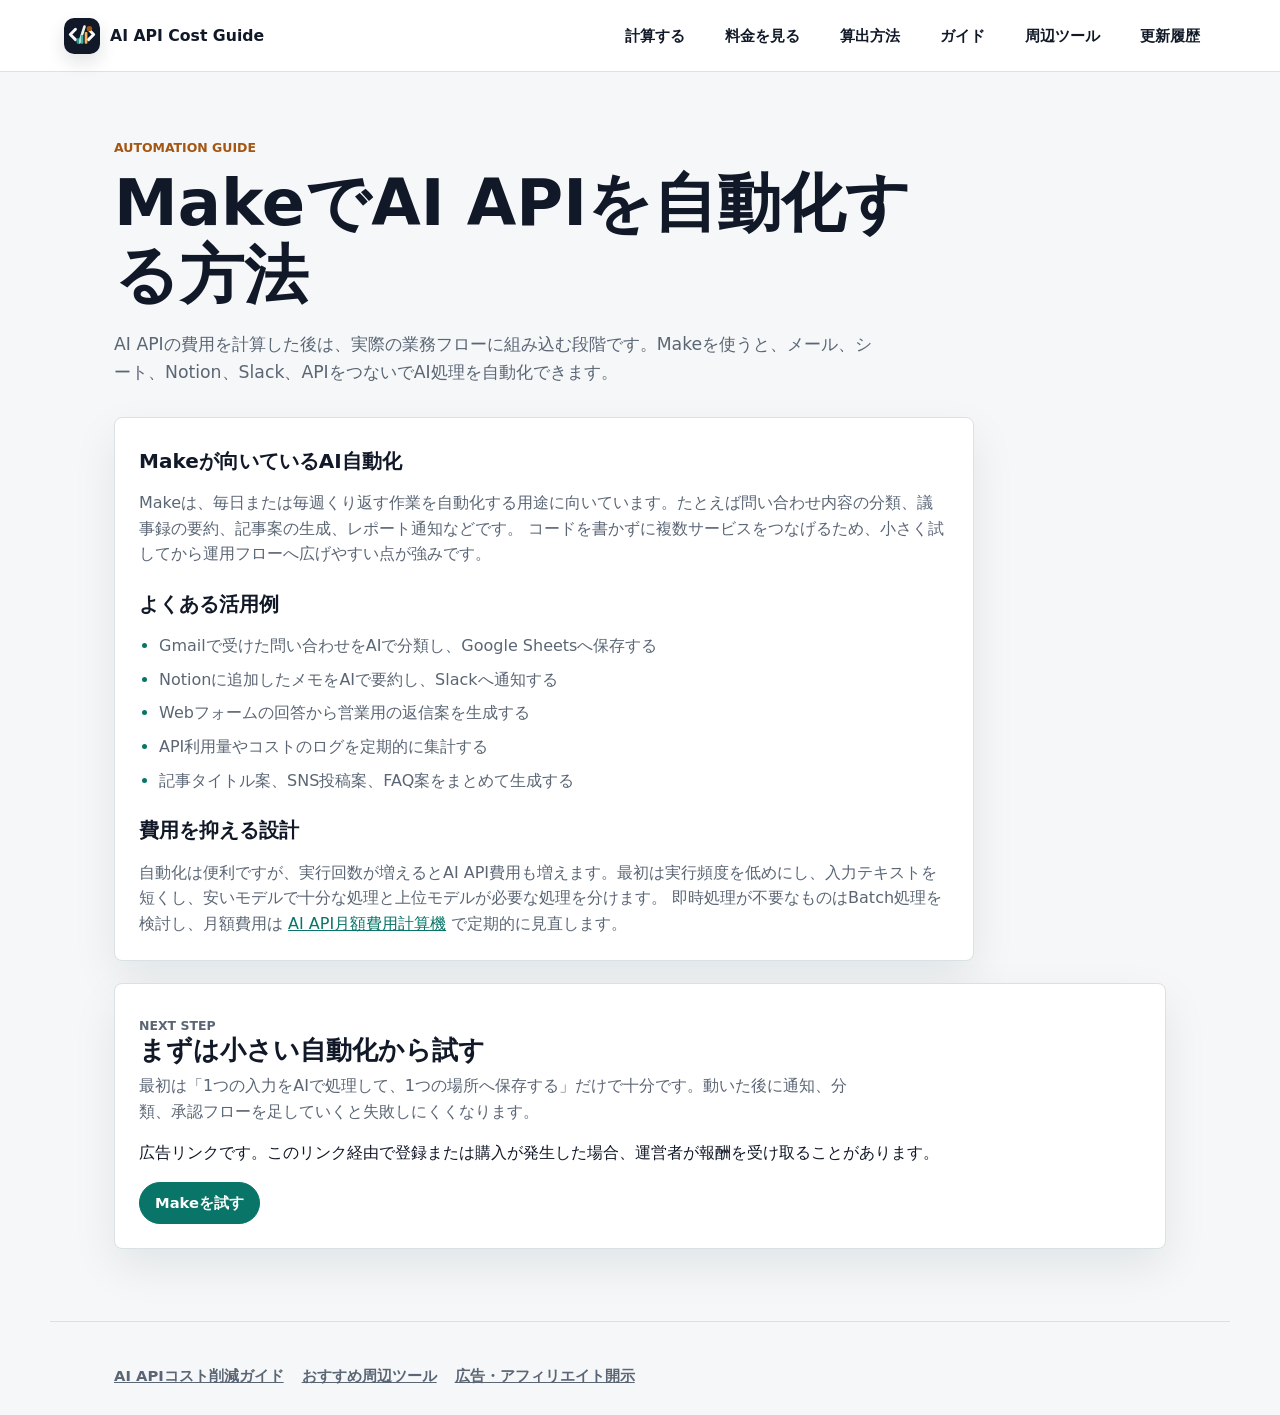
<file: make-ai-automation-guide.html>
<!doctype html>
<html lang="ja">
  <head>
    <meta charset="utf-8" />
    <meta name="viewport" content="width=device-width, initial-scale=1" />
    <title>MakeでAI APIを自動化する方法 | AI API Cost Guide</title>
    <meta
      name="description"
      content="Makeを使ってAI APIの要約、分類、通知、レポート作成を自動化する活用例を紹介します。AI API費用を管理しながら業務フローを作る考え方を整理します。"
    />
    <link rel="canonical" href="https://ai-api-pricing-calculator.pages.dev/make-ai-automation-guide" />
    <link rel="stylesheet" href="./styles.css" />
  </head>
  <body>
    <header class="fixed-header">
      <a class="brand" href="./">
        <img src="./assets/ai-api-cost-guide-mark.svg" alt="" aria-hidden="true" />
        <span>AI API Cost Guide</span>
      </a>
      <nav class="top-nav" aria-label="主要ナビゲーション">
        <a href="./#calculator">計算する</a>
        <a href="./#comparison">料金を見る</a>
        <a href="./#method">算出方法</a>
        <a href="./#guides">ガイド</a>
        <a href="./recommended-tools">周辺ツール</a>
        <a href="./updates">更新履歴</a>
      </nav>
    </header>

    <main class="page-main">
      <section class="page-hero">
        <p class="eyebrow">Automation Guide</p>
        <h1>MakeでAI APIを自動化する方法</h1>
        <p class="lead">
          AI APIの費用を計算した後は、実際の業務フローに組み込む段階です。Makeを使うと、メール、シート、Notion、Slack、APIをつないでAI処理を自動化できます。
        </p>
      </section>

      <section class="content-section prose">
        <h2>Makeが向いているAI自動化</h2>
        <p>
          Makeは、毎日または毎週くり返す作業を自動化する用途に向いています。たとえば問い合わせ内容の分類、議事録の要約、記事案の生成、レポート通知などです。
          コードを書かずに複数サービスをつなげるため、小さく試してから運用フローへ広げやすい点が強みです。
        </p>

        <h2>よくある活用例</h2>
        <ul class="tool-points">
          <li>Gmailで受けた問い合わせをAIで分類し、Google Sheetsへ保存する</li>
          <li>Notionに追加したメモをAIで要約し、Slackへ通知する</li>
          <li>Webフォームの回答から営業用の返信案を生成する</li>
          <li>API利用量やコストのログを定期的に集計する</li>
          <li>記事タイトル案、SNS投稿案、FAQ案をまとめて生成する</li>
        </ul>

        <h2>費用を抑える設計</h2>
        <p>
          自動化は便利ですが、実行回数が増えるとAI API費用も増えます。最初は実行頻度を低めにし、入力テキストを短くし、安いモデルで十分な処理と上位モデルが必要な処理を分けます。
          即時処理が不要なものはBatch処理を検討し、月額費用は <a href="./#calculator">AI API月額費用計算機</a> で定期的に見直します。
        </p>
      </section>

      <section class="content-section">
        <div class="section-heading">
          <p class="eyebrow">Next Step</p>
          <h2>まずは小さい自動化から試す</h2>
          <p>
            最初は「1つの入力をAIで処理して、1つの場所へ保存する」だけで十分です。動いた後に通知、分類、承認フローを足していくと失敗しにくくなります。
          </p>
        </div>
        <p class="affiliate-note">広告リンクです。このリンク経由で登録または購入が発生した場合、運営者が報酬を受け取ることがあります。</p>
        <a class="button primary" href="https://www.make.com/en/register?pc=aiapicost" target="_blank" rel="sponsored noreferrer">Makeを試す</a>
      </section>
    </main>

    <footer class="site-footer">
      <nav class="footer-links" aria-label="補足ページ">
        <a href="./ai-api-cost-optimization">AI APIコスト削減ガイド</a>
        <a href="./recommended-tools">おすすめ周辺ツール</a>
        <a href="./affiliate-disclosure">広告・アフィリエイト開示</a>
      </nav>
    </footer>
  </body>
</html>
</file>
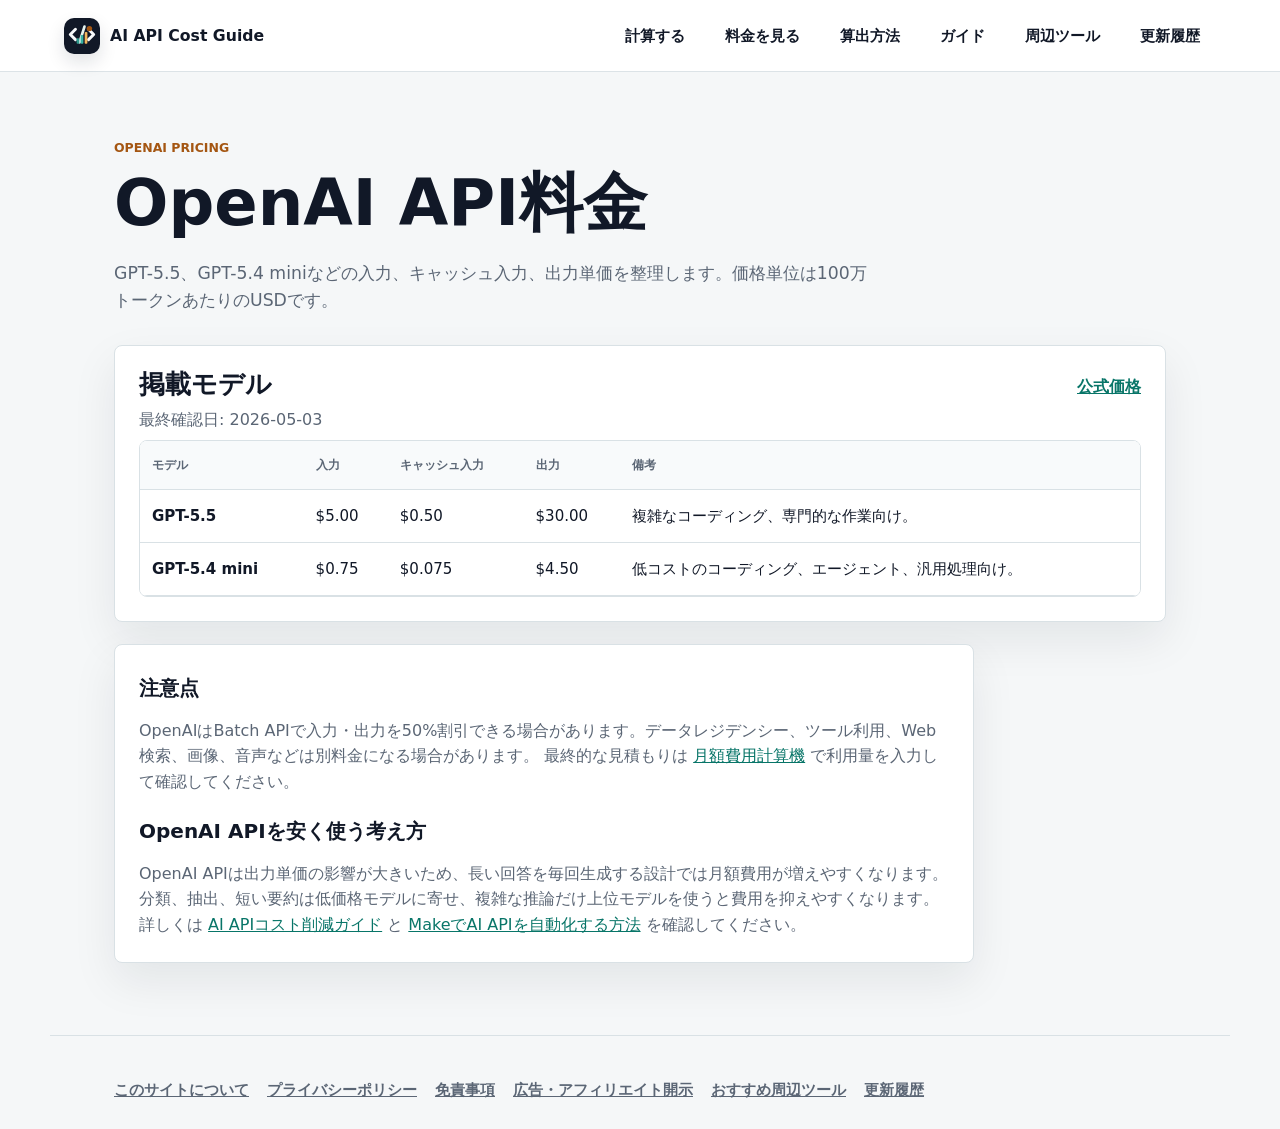
<file: openai-pricing.html>
﻿<!doctype html>
<html lang="ja">
  <head>
    <meta charset="utf-8" />
    <meta name="viewport" content="width=device-width, initial-scale=1" />
    <title>OpenAI API料金 | AI API Cost Guide</title>
    <meta
      name="description"
      content="OpenAI APIの入力、キャッシュ入力、出力料金を整理します。GPT-5.5、GPT-5.4 miniなどの料金を公式ソース付きで確認できます。"
    />
    <link rel="canonical" href="https://ai-api-pricing-calculator.pages.dev/openai-pricing" />
    <link rel="stylesheet" href="./styles.css" />
  </head>
  <body>
    <header class="fixed-header">
      <a class="brand" href="./">
        <img src="./assets/ai-api-cost-guide-mark.svg" alt="" aria-hidden="true" />
        <span>AI API Cost Guide</span>
      </a>
      <nav class="top-nav" aria-label="主要ナビゲーション">
        <a href="./#calculator">計算する</a>
        <a href="./#comparison">料金を見る</a>
        <a href="./#method">算出方法</a>
        <a href="./#guides">ガイド</a>
        <a href="./recommended-tools">周辺ツール</a>
        <a href="./updates">更新履歴</a>
      </nav>
    </header>

    <main class="page-main">
      <section class="page-hero">
        <p class="eyebrow">OpenAI Pricing</p>
        <h1>OpenAI API料金</h1>
        <p class="lead">
          GPT-5.5、GPT-5.4 miniなどの入力、キャッシュ入力、出力単価を整理します。価格単位は100万トークンあたりのUSDです。
        </p>
      </section>

      <section class="content-section">
        <div class="section-heading split-heading">
          <div>
            <h2>掲載モデル</h2>
            <p>最終確認日: 2026-05-03</p>
          </div>
          <a class="text-link" href="https://openai.com/api/pricing/" target="_blank" rel="noreferrer">公式価格</a>
        </div>
        <div class="table-wrap" role="region" aria-label="OpenAI API料金表" tabindex="0">
          <table>
            <thead>
              <tr>
                <th>モデル</th>
                <th>入力</th>
                <th>キャッシュ入力</th>
                <th>出力</th>
                <th>備考</th>
              </tr>
            </thead>
            <tbody>
              <tr>
                <td><strong>GPT-5.5</strong></td>
                <td>$5.00</td>
                <td>$0.50</td>
                <td>$30.00</td>
                <td>複雑なコーディング、専門的な作業向け。</td>
              </tr>
              <tr>
                <td><strong>GPT-5.4 mini</strong></td>
                <td>$0.75</td>
                <td>$0.075</td>
                <td>$4.50</td>
                <td>低コストのコーディング、エージェント、汎用処理向け。</td>
              </tr>
            </tbody>
          </table>
        </div>
      </section>

      <section class="content-section prose">
        <h2>注意点</h2>
        <p>
          OpenAIはBatch APIで入力・出力を50%割引できる場合があります。データレジデンシー、ツール利用、Web検索、画像、音声などは別料金になる場合があります。
          最終的な見積もりは <a href="./#calculator">月額費用計算機</a> で利用量を入力して確認してください。
        </p>

        <h2>OpenAI APIを安く使う考え方</h2>
        <p>
          OpenAI APIは出力単価の影響が大きいため、長い回答を毎回生成する設計では月額費用が増えやすくなります。
          分類、抽出、短い要約は低価格モデルに寄せ、複雑な推論だけ上位モデルを使うと費用を抑えやすくなります。
          詳しくは <a href="./ai-api-cost-optimization">AI APIコスト削減ガイド</a> と
          <a href="./make-ai-automation-guide">MakeでAI APIを自動化する方法</a> を確認してください。
        </p>
      </section>
    </main>

    <footer class="site-footer">
      <nav class="footer-links" aria-label="補足ページ">
        <a href="./about">このサイトについて</a>
        <a href="./privacy-policy">プライバシーポリシー</a>
        <a href="./disclaimer">免責事項</a>
        <a href="./affiliate-disclosure">広告・アフィリエイト開示</a>
        <a href="./recommended-tools">おすすめ周辺ツール</a>
        <a href="./updates">更新履歴</a>
      </nav>
    </footer>
  </body>
</html>
</file>
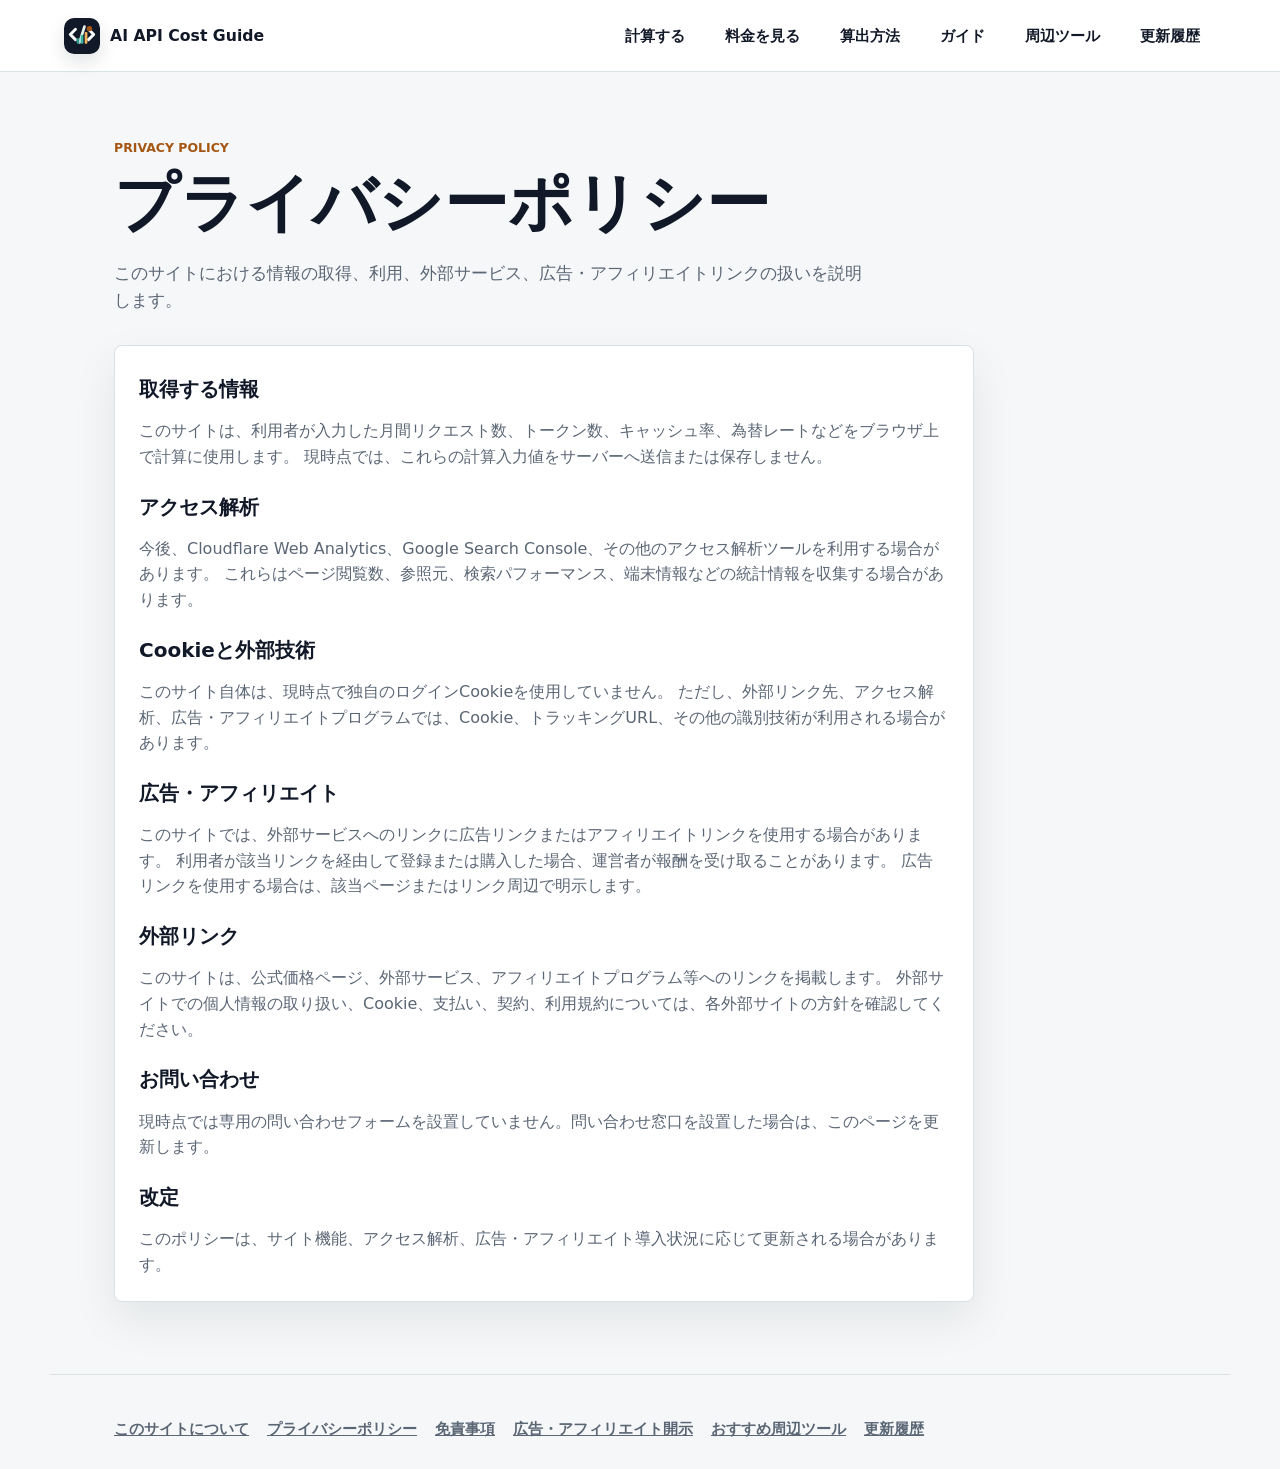
<file: privacy-policy.html>
﻿<!doctype html>
<html lang="ja">
  <head>
    <meta charset="utf-8" />
    <meta name="viewport" content="width=device-width, initial-scale=1" />
    <title>プライバシーポリシー | AI API料金比較と月額費用計算機</title>
    <meta
      name="description"
      content="AI API料金比較と月額費用計算機のプライバシーポリシーです。アクセス解析、外部リンク、広告・アフィリエイト、Cookie等の扱いを説明します。"
    />
    <link rel="canonical" href="https://ai-api-pricing-calculator.pages.dev/privacy-policy" />
    <link rel="stylesheet" href="./styles.css" />
  </head>
  <body>
    <header class="fixed-header">
      <a class="brand" href="./">
        <img src="./assets/ai-api-cost-guide-mark.svg" alt="" aria-hidden="true" />
        <span>AI API Cost Guide</span>
      </a>
      <nav class="top-nav" aria-label="主要ナビゲーション">
        <a href="./#calculator">計算する</a>
        <a href="./#comparison">料金を見る</a>
        <a href="./#method">算出方法</a>
        <a href="./#guides">ガイド</a>
        <a href="./recommended-tools">周辺ツール</a>
        <a href="./updates">更新履歴</a>
      </nav>
    </header>

    <main class="page-main">
      <section class="page-hero">
        <p class="eyebrow">Privacy Policy</p>
        <h1>プライバシーポリシー</h1>
        <p class="lead">
          このサイトにおける情報の取得、利用、外部サービス、広告・アフィリエイトリンクの扱いを説明します。
        </p>
      </section>

      <section class="content-section prose">
        <h2>取得する情報</h2>
        <p>
          このサイトは、利用者が入力した月間リクエスト数、トークン数、キャッシュ率、為替レートなどをブラウザ上で計算に使用します。
          現時点では、これらの計算入力値をサーバーへ送信または保存しません。
        </p>

        <h2>アクセス解析</h2>
        <p>
          今後、Cloudflare Web Analytics、Google Search Console、その他のアクセス解析ツールを利用する場合があります。
          これらはページ閲覧数、参照元、検索パフォーマンス、端末情報などの統計情報を収集する場合があります。
        </p>

        <h2>Cookieと外部技術</h2>
        <p>
          このサイト自体は、現時点で独自のログインCookieを使用していません。
          ただし、外部リンク先、アクセス解析、広告・アフィリエイトプログラムでは、Cookie、トラッキングURL、その他の識別技術が利用される場合があります。
        </p>

        <h2>広告・アフィリエイト</h2>
        <p>
          このサイトでは、外部サービスへのリンクに広告リンクまたはアフィリエイトリンクを使用する場合があります。
          利用者が該当リンクを経由して登録または購入した場合、運営者が報酬を受け取ることがあります。
          広告リンクを使用する場合は、該当ページまたはリンク周辺で明示します。
        </p>

        <h2>外部リンク</h2>
        <p>
          このサイトは、公式価格ページ、外部サービス、アフィリエイトプログラム等へのリンクを掲載します。
          外部サイトでの個人情報の取り扱い、Cookie、支払い、契約、利用規約については、各外部サイトの方針を確認してください。
        </p>

        <h2>お問い合わせ</h2>
        <p>
          現時点では専用の問い合わせフォームを設置していません。問い合わせ窓口を設置した場合は、このページを更新します。
        </p>

        <h2>改定</h2>
        <p>
          このポリシーは、サイト機能、アクセス解析、広告・アフィリエイト導入状況に応じて更新される場合があります。
        </p>
      </section>
    </main>

    <footer class="site-footer">
      <nav class="footer-links" aria-label="補足ページ">
        <a href="./about">このサイトについて</a>
        <a href="./privacy-policy">プライバシーポリシー</a>
        <a href="./disclaimer">免責事項</a>
        <a href="./affiliate-disclosure">広告・アフィリエイト開示</a>
        <a href="./recommended-tools">おすすめ周辺ツール</a>
        <a href="./updates">更新履歴</a>
      </nav>
    </footer>
  </body>
</html>
</file>
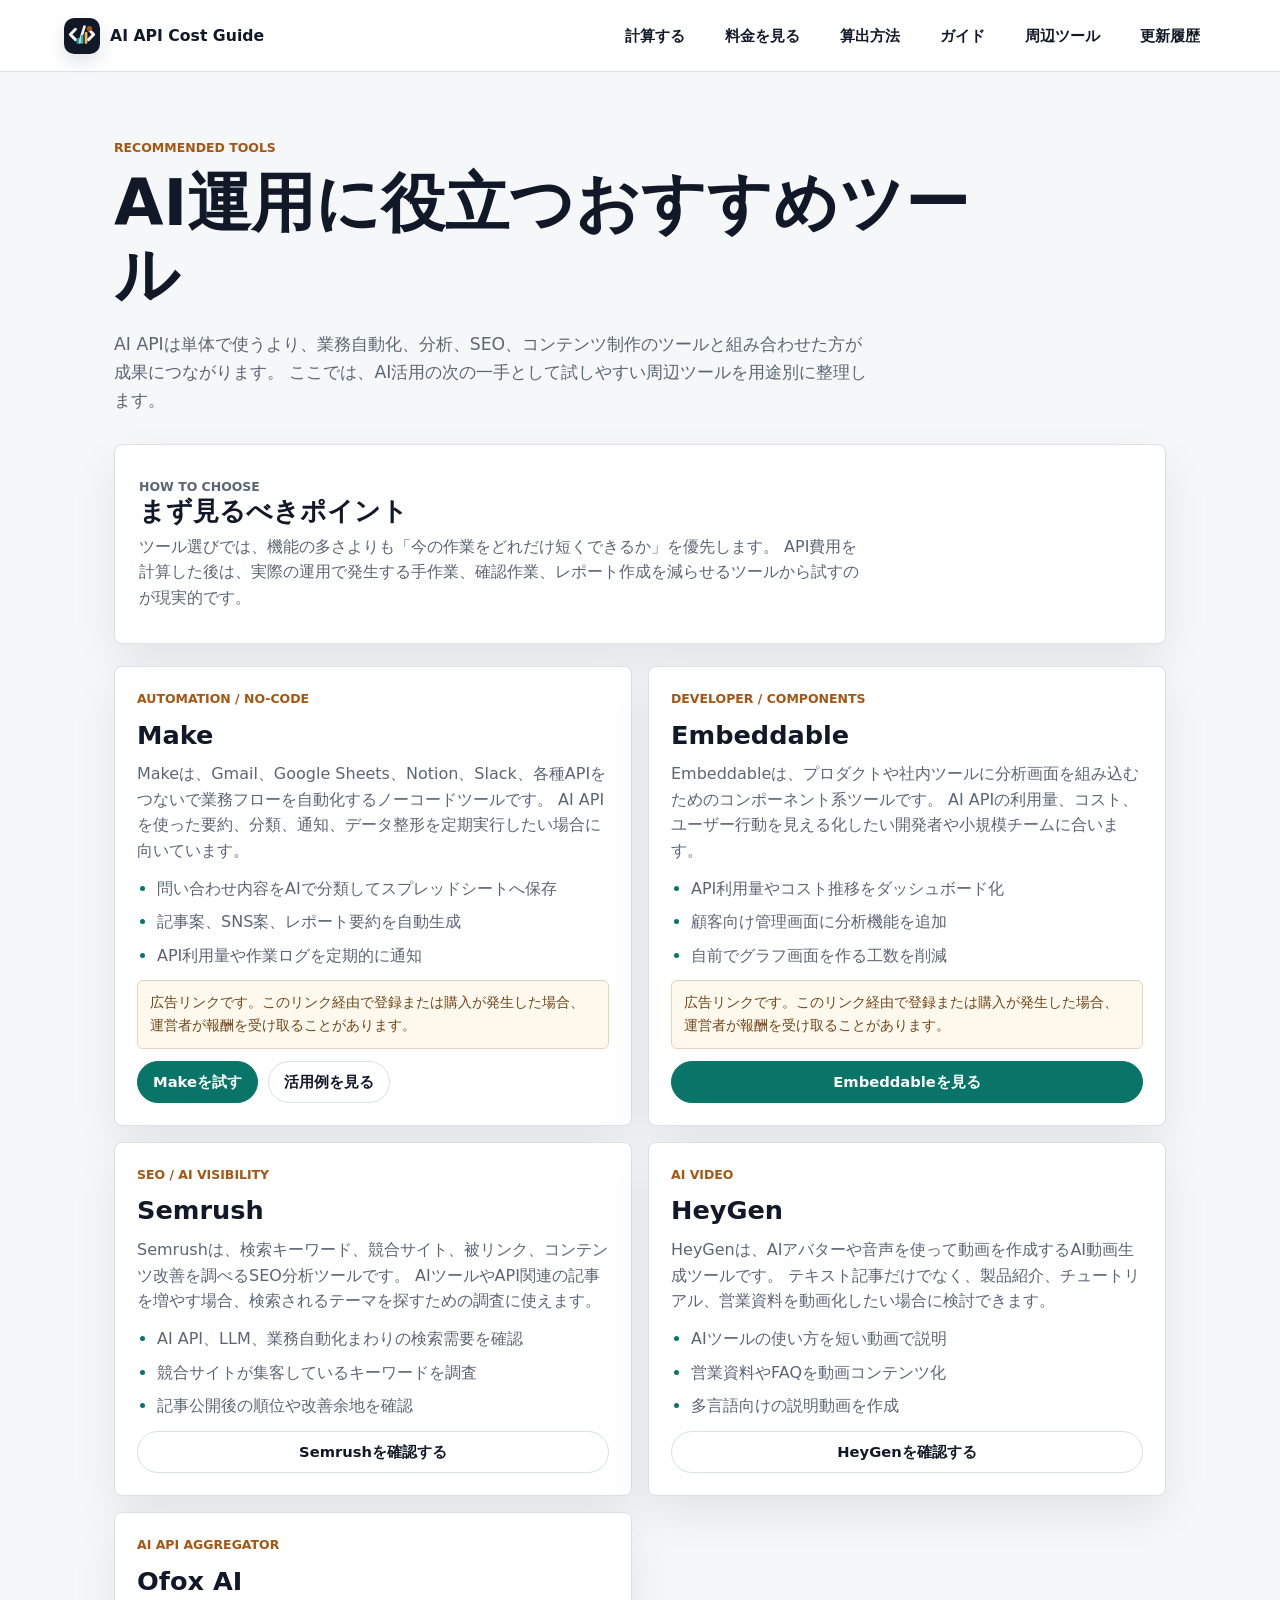
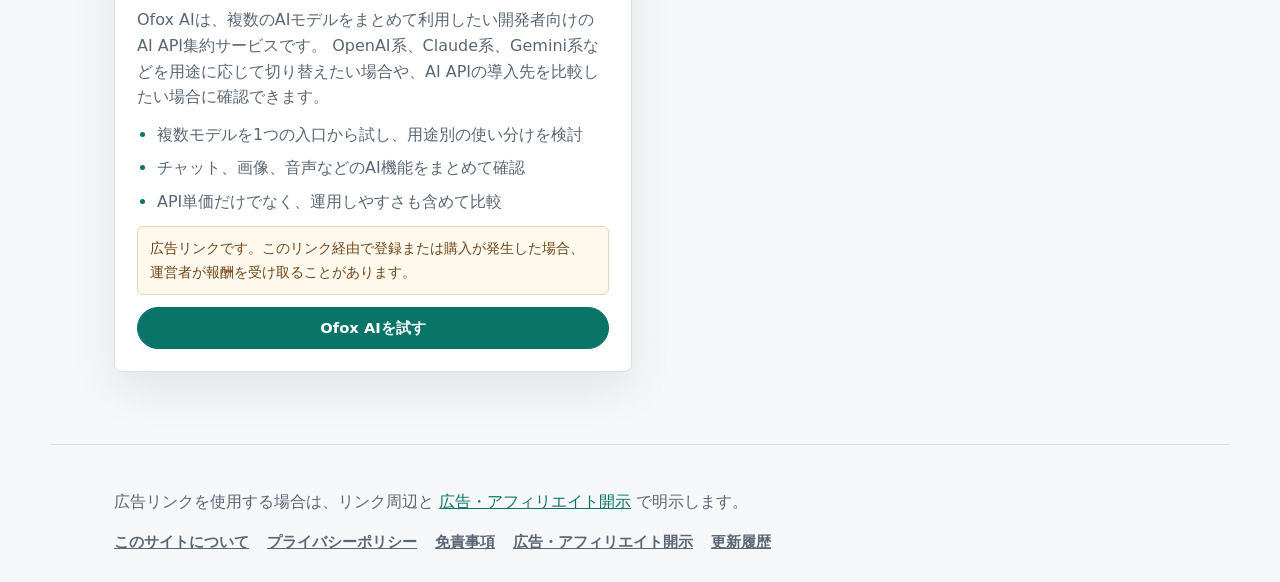
<file: recommended-tools.html>
﻿<!doctype html>
<html lang="ja">
  <head>
    <meta charset="utf-8" />
    <meta name="viewport" content="width=device-width, initial-scale=1" />
    <title>AI運用に役立つおすすめツール | AI API Cost Guide</title>
    <meta
      name="description"
      content="AI APIの導入、業務自動化、SEO分析、動画生成、ダッシュボード作成に役立つ周辺ツールを用途別に紹介します。"
    />
    <link rel="canonical" href="https://ai-api-pricing-calculator.pages.dev/recommended-tools" />
    <link rel="stylesheet" href="./styles.css" />
  </head>
  <body>
    <header class="fixed-header">
      <a class="brand" href="./">
        <img src="./assets/ai-api-cost-guide-mark.svg" alt="" aria-hidden="true" />
        <span>AI API Cost Guide</span>
      </a>
      <nav class="top-nav" aria-label="主要ナビゲーション">
        <a href="./#calculator">計算する</a>
        <a href="./#comparison">料金を見る</a>
        <a href="./#method">算出方法</a>
        <a href="./#guides">ガイド</a>
        <a href="./recommended-tools">周辺ツール</a>
        <a href="./updates">更新履歴</a>
      </nav>
    </header>

    <main class="page-main">
      <section class="page-hero">
        <p class="eyebrow">Recommended Tools</p>
        <h1>AI運用に役立つおすすめツール</h1>
        <p class="lead">
          AI APIは単体で使うより、業務自動化、分析、SEO、コンテンツ制作のツールと組み合わせた方が成果につながります。
          ここでは、AI活用の次の一手として試しやすい周辺ツールを用途別に整理します。
        </p>
      </section>

      <section class="content-section">
        <div class="section-heading">
          <p class="eyebrow">How to Choose</p>
          <h2>まず見るべきポイント</h2>
          <p>
            ツール選びでは、機能の多さよりも「今の作業をどれだけ短くできるか」を優先します。
            API費用を計算した後は、実際の運用で発生する手作業、確認作業、レポート作成を減らせるツールから試すのが現実的です。
          </p>
        </div>
      </section>

      <section class="tool-card-grid" aria-label="AI運用に役立つ周辺ツール">
        <article class="tool-card">
          <span>Automation / No-code</span>
          <h2>Make</h2>
          <p>
            Makeは、Gmail、Google Sheets、Notion、Slack、各種APIをつないで業務フローを自動化するノーコードツールです。
            AI APIを使った要約、分類、通知、データ整形を定期実行したい場合に向いています。
          </p>
          <ul class="tool-points">
            <li>問い合わせ内容をAIで分類してスプレッドシートへ保存</li>
            <li>記事案、SNS案、レポート要約を自動生成</li>
            <li>API利用量や作業ログを定期的に通知</li>
          </ul>
          <p class="affiliate-note">広告リンクです。このリンク経由で登録または購入が発生した場合、運営者が報酬を受け取ることがあります。</p>
          <div class="button-row">
            <a class="button primary" href="https://www.make.com/en/register?pc=aiapicost" target="_blank" rel="sponsored noreferrer">Makeを試す</a>
            <a class="button secondary" href="./make-ai-automation-guide">活用例を見る</a>
          </div>
        </article>

        <article class="tool-card">
          <span>Developer / Components</span>
          <h2>Embeddable</h2>
          <p>
            Embeddableは、プロダクトや社内ツールに分析画面を組み込むためのコンポーネント系ツールです。
            AI APIの利用量、コスト、ユーザー行動を見える化したい開発者や小規模チームに合います。
          </p>
          <ul class="tool-points">
            <li>API利用量やコスト推移をダッシュボード化</li>
            <li>顧客向け管理画面に分析機能を追加</li>
            <li>自前でグラフ画面を作る工数を削減</li>
          </ul>
          <p class="affiliate-note">広告リンクです。このリンク経由で登録または購入が発生した場合、運営者が報酬を受け取ることがあります。</p>
          <a class="button primary" href="https://embeddable.co/?via=shogo" target="_blank" rel="sponsored noreferrer">Embeddableを見る</a>
        </article>

        <article class="tool-card">
          <span>SEO / AI Visibility</span>
          <h2>Semrush</h2>
          <p>
            Semrushは、検索キーワード、競合サイト、被リンク、コンテンツ改善を調べるSEO分析ツールです。
            AIツールやAPI関連の記事を増やす場合、検索されるテーマを探すための調査に使えます。
          </p>
          <ul class="tool-points">
            <li>AI API、LLM、業務自動化まわりの検索需要を確認</li>
            <li>競合サイトが集客しているキーワードを調査</li>
            <li>記事公開後の順位や改善余地を確認</li>
          </ul>
          <a class="button secondary" href="https://www.semrush.com/lp/affiliate-program/en/" target="_blank" rel="noreferrer">Semrushを確認する</a>
        </article>

        <article class="tool-card">
          <span>AI Video</span>
          <h2>HeyGen</h2>
          <p>
            HeyGenは、AIアバターや音声を使って動画を作成するAI動画生成ツールです。
            テキスト記事だけでなく、製品紹介、チュートリアル、営業資料を動画化したい場合に検討できます。
          </p>
          <ul class="tool-points">
            <li>AIツールの使い方を短い動画で説明</li>
            <li>営業資料やFAQを動画コンテンツ化</li>
            <li>多言語向けの説明動画を作成</li>
          </ul>
          <a class="button secondary" href="https://www.heygen.com/affiliate-program" target="_blank" rel="noreferrer">HeyGenを確認する</a>
        </article>

        <article class="tool-card">
          <span>AI API Aggregator</span>
          <h2>Ofox AI</h2>
          <p>
            Ofox AIは、複数のAIモデルをまとめて利用したい開発者向けのAI API集約サービスです。
            OpenAI系、Claude系、Gemini系などを用途に応じて切り替えたい場合や、AI APIの導入先を比較したい場合に確認できます。
          </p>
          <ul class="tool-points">
            <li>複数モデルを1つの入口から試し、用途別の使い分けを検討</li>
            <li>チャット、画像、音声などのAI機能をまとめて確認</li>
            <li>API単価だけでなく、運用しやすさも含めて比較</li>
          </ul>
          <p class="affiliate-note">広告リンクです。このリンク経由で登録または購入が発生した場合、運営者が報酬を受け取ることがあります。</p>
          <a class="button primary" href="https://ofox.ai/x/aiapicost" target="_blank" rel="sponsored noreferrer">Ofox AIを試す</a>
        </article>
      </section>
    </main>

    <footer class="site-footer">
      <p>
        広告リンクを使用する場合は、リンク周辺と
        <a href="./affiliate-disclosure">広告・アフィリエイト開示</a>
        で明示します。
      </p>
      <nav class="footer-links" aria-label="補足ページ">
        <a href="./about">このサイトについて</a>
        <a href="./privacy-policy">プライバシーポリシー</a>
        <a href="./disclaimer">免責事項</a>
        <a href="./affiliate-disclosure">広告・アフィリエイト開示</a>
        <a href="./updates">更新履歴</a>
      </nav>
    </footer>
  </body>
</html>
</file>
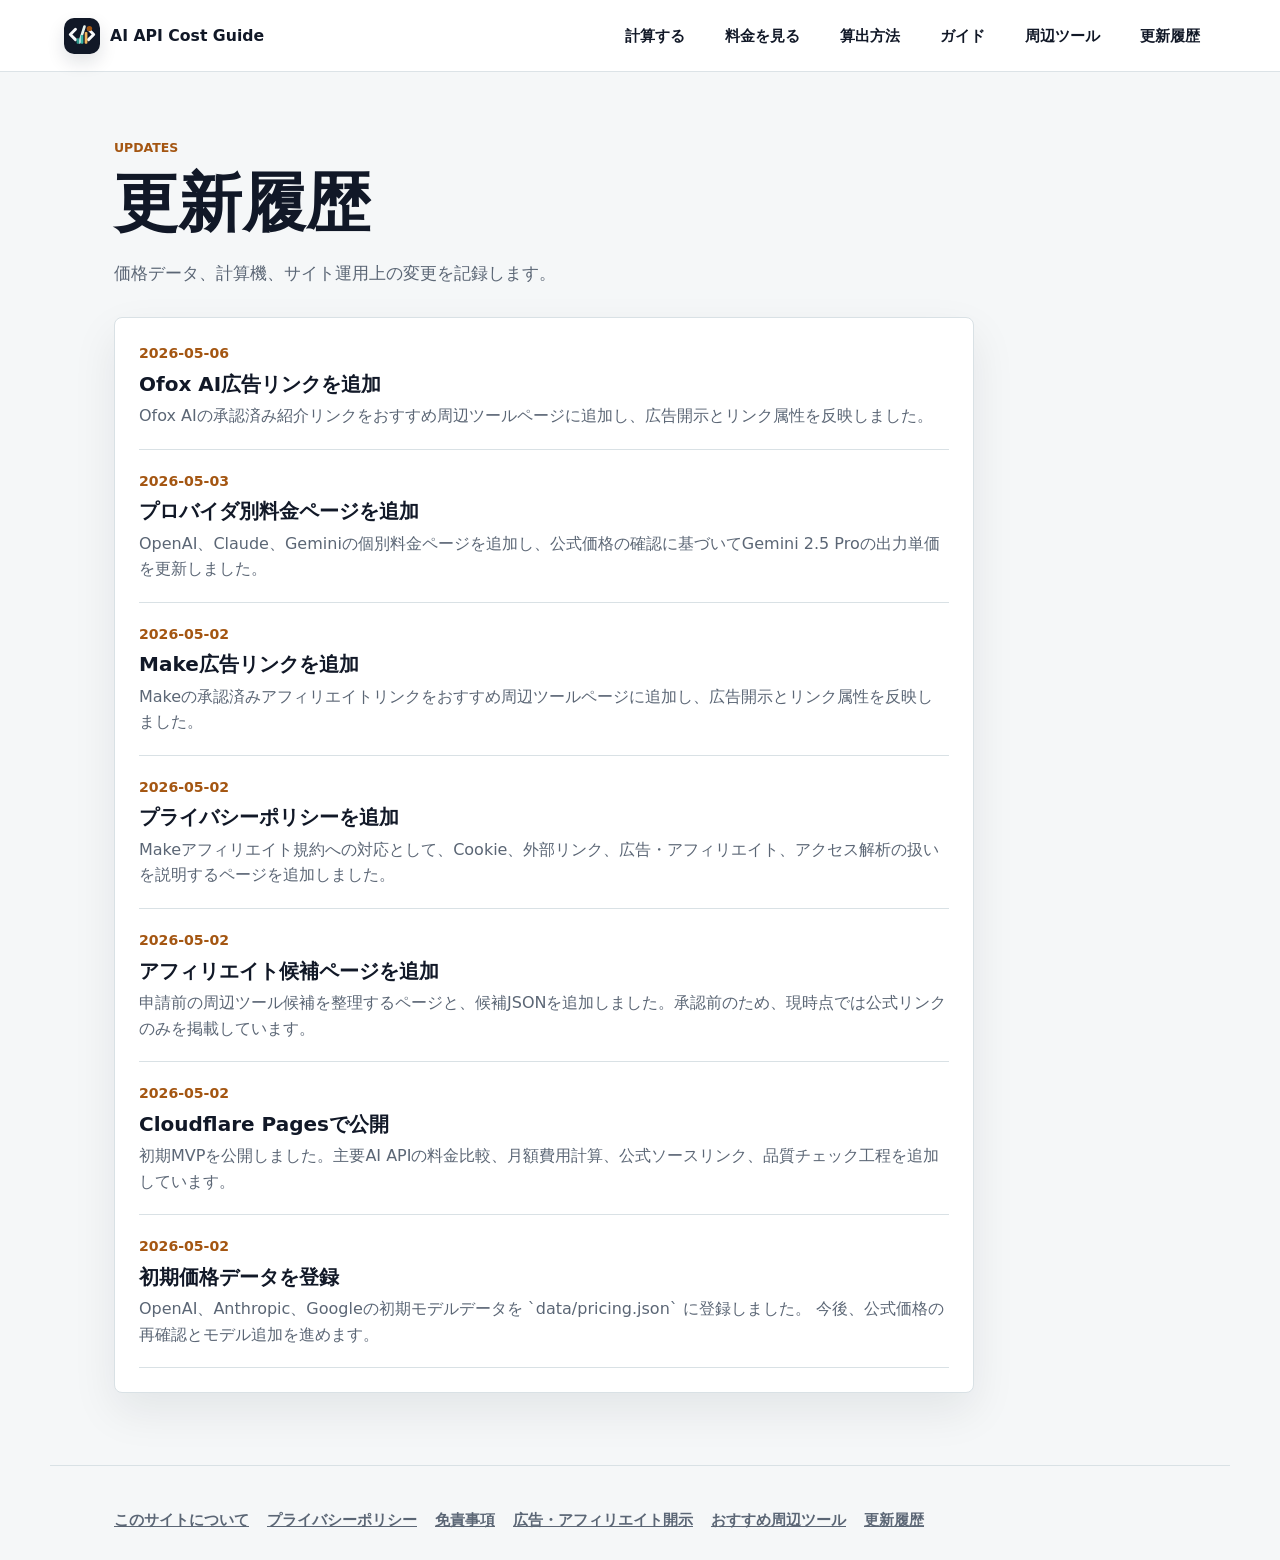
<file: updates.html>
﻿<!doctype html>
<html lang="ja">
  <head>
    <meta charset="utf-8" />
    <meta name="viewport" content="width=device-width, initial-scale=1" />
    <title>更新履歴 | AI API料金比較と月額費用計算機</title>
    <meta
      name="description"
      content="AI API料金比較と月額費用計算機の更新履歴、価格データ確認日、サイト改善履歴を掲載しています。"
    />
    <link rel="canonical" href="https://ai-api-pricing-calculator.pages.dev/updates" />
    <link rel="stylesheet" href="./styles.css" />
  </head>
  <body>
    <header class="fixed-header">
      <a class="brand" href="./">
        <img src="./assets/ai-api-cost-guide-mark.svg" alt="" aria-hidden="true" />
        <span>AI API Cost Guide</span>
      </a>
      <nav class="top-nav" aria-label="主要ナビゲーション">
        <a href="./#calculator">計算する</a>
        <a href="./#comparison">料金を見る</a>
        <a href="./#method">算出方法</a>
        <a href="./#guides">ガイド</a>
        <a href="./recommended-tools">周辺ツール</a>
        <a href="./updates">更新履歴</a>
      </nav>
    </header>

    <main class="page-main">
      <section class="page-hero">
        <p class="eyebrow">Updates</p>
        <h1>更新履歴</h1>
        <p class="lead">
          価格データ、計算機、サイト運用上の変更を記録します。
        </p>
      </section>

      <section class="content-section prose">
        <div class="timeline">
          <article>
            <time datetime="2026-05-06">2026-05-06</time>
            <h2>Ofox AI広告リンクを追加</h2>
            <p>
              Ofox AIの承認済み紹介リンクをおすすめ周辺ツールページに追加し、広告開示とリンク属性を反映しました。
            </p>
          </article>

          <article>
            <time datetime="2026-05-03">2026-05-03</time>
            <h2>プロバイダ別料金ページを追加</h2>
            <p>
              OpenAI、Claude、Geminiの個別料金ページを追加し、公式価格の確認に基づいてGemini 2.5 Proの出力単価を更新しました。
            </p>
          </article>

          <article>
            <time datetime="2026-05-02">2026-05-02</time>
            <h2>Make広告リンクを追加</h2>
            <p>
              Makeの承認済みアフィリエイトリンクをおすすめ周辺ツールページに追加し、広告開示とリンク属性を反映しました。
            </p>
          </article>

          <article>
            <time datetime="2026-05-02">2026-05-02</time>
            <h2>プライバシーポリシーを追加</h2>
            <p>
              Makeアフィリエイト規約への対応として、Cookie、外部リンク、広告・アフィリエイト、アクセス解析の扱いを説明するページを追加しました。
            </p>
          </article>

          <article>
            <time datetime="2026-05-02">2026-05-02</time>
            <h2>アフィリエイト候補ページを追加</h2>
            <p>
              申請前の周辺ツール候補を整理するページと、候補JSONを追加しました。承認前のため、現時点では公式リンクのみを掲載しています。
            </p>
          </article>

          <article>
            <time datetime="2026-05-02">2026-05-02</time>
            <h2>Cloudflare Pagesで公開</h2>
            <p>
              初期MVPを公開しました。主要AI APIの料金比較、月額費用計算、公式ソースリンク、品質チェック工程を追加しています。
            </p>
          </article>

          <article>
            <time datetime="2026-05-02">2026-05-02</time>
            <h2>初期価格データを登録</h2>
            <p>
              OpenAI、Anthropic、Googleの初期モデルデータを `data/pricing.json` に登録しました。
              今後、公式価格の再確認とモデル追加を進めます。
            </p>
          </article>
        </div>
      </section>
    </main>

    <footer class="site-footer">
      <nav class="footer-links" aria-label="補足ページ">
        <a href="./about">このサイトについて</a>
        <a href="./privacy-policy">プライバシーポリシー</a>
        <a href="./disclaimer">免責事項</a>
        <a href="./affiliate-disclosure">広告・アフィリエイト開示</a>
        <a href="./recommended-tools">おすすめ周辺ツール</a>
        <a href="./updates">更新履歴</a>
      </nav>
    </footer>
  </body>
</html>
</file>
<file: styles.css>
:root {
  color-scheme: light;
  --bg: #f5f7f8;
  --surface: #ffffff;
  --surface-muted: #eef4f2;
  --ink: #111827;
  --muted: #5b6675;
  --line: #d9e1e5;
  --accent: #087568;
  --accent-dark: #064e47;
  --accent-warm: #a45612;
  --warning-bg: #fff8ed;
  --shadow: 0 18px 45px rgba(15, 23, 42, 0.08);
  --radius: 8px;
  --content: 1180px;
}

* {
  box-sizing: border-box;
}

html {
  scroll-behavior: smooth;
  scroll-padding-top: 86px;
}

body {
  margin: 0;
  background: var(--bg);
  color: var(--ink);
  font-family:
    Inter, ui-sans-serif, system-ui, -apple-system, BlinkMacSystemFont, "Segoe UI",
    sans-serif;
  line-height: 1.6;
}

body {
  padding-top: 72px;
}

a {
  color: var(--accent);
}

.fixed-header {
  position: fixed;
  top: 0;
  left: 0;
  z-index: 50;
  display: flex;
  align-items: center;
  justify-content: space-between;
  width: 100%;
  min-height: 72px;
  padding: 0 clamp(20px, 5vw, 72px);
  border-bottom: 1px solid rgba(217, 225, 229, 0.92);
  background: rgba(255, 255, 255, 0.92);
  backdrop-filter: blur(14px);
}

.brand {
  display: inline-flex;
  align-items: center;
  gap: 10px;
  color: var(--ink);
  font-size: 0.98rem;
  font-weight: 850;
  text-decoration: none;
  white-space: nowrap;
}

.brand img {
  width: 36px;
  height: 36px;
  border-radius: 10px;
  box-shadow: 0 8px 18px rgba(17, 24, 39, 0.12);
}

.top-nav {
  display: flex;
  gap: 8px;
  margin-left: 18px;
}

.top-nav a,
.button {
  display: inline-flex;
  align-items: center;
  justify-content: center;
  min-height: 42px;
  padding: 0 15px;
  border-radius: 999px;
  font-size: 0.92rem;
  font-weight: 750;
  text-decoration: none;
  white-space: nowrap;
}

.top-nav a {
  border: 1px solid transparent;
  background: transparent;
  color: var(--ink);
}

.top-nav a:hover {
  border-color: var(--line);
  background: #f8fafb;
}

.site-header {
  padding: 54px clamp(20px, 5vw, 72px) 34px;
}

.hero-grid {
  max-width: var(--content);
  margin: 0 auto;
}

.eyebrow {
  margin: 0 0 10px;
  color: var(--accent-warm);
  font-size: 0.78rem;
  font-weight: 850;
  letter-spacing: 0;
  text-transform: uppercase;
}

h1,
h2 {
  margin: 0;
  line-height: 1.12;
  letter-spacing: 0;
}

h1 {
  max-width: 860px;
  font-size: clamp(2.25rem, 5vw, 4.6rem);
}

h2 {
  font-size: clamp(1.35rem, 2vw, 1.9rem);
}

.lead {
  max-width: 760px;
  margin: 20px 0 0;
  color: var(--muted);
  font-size: 1.08rem;
}

.hero-actions {
  display: flex;
  gap: 12px;
  flex-wrap: wrap;
  margin-top: 28px;
}

.button-row {
  display: flex;
  gap: 10px;
  flex-wrap: wrap;
}

.button.primary {
  border: 1px solid var(--accent);
  background: var(--accent);
  color: #ffffff;
}

.button.secondary {
  border: 1px solid var(--line);
  background: #ffffff;
  color: var(--ink);
}

.metric-label {
  display: block;
  color: var(--muted);
  font-size: 0.82rem;
  font-weight: 750;
}

main {
  max-width: var(--content);
  margin: 0 auto;
  padding: 0 clamp(20px, 5vw, 72px) 72px;
}

.tool-layout {
  display: grid;
  grid-template-columns: 360px minmax(0, 1fr);
  gap: 22px;
  align-items: start;
}

.calculator,
.results,
.content-section {
  border: 1px solid var(--line);
  border-radius: var(--radius);
  background: var(--surface);
  box-shadow: var(--shadow);
}

.calculator {
  display: grid;
  gap: 16px;
  padding: 22px;
  position: sticky;
  top: 16px;
}

.section-heading {
  margin-bottom: 8px;
}

.section-heading p {
  max-width: 720px;
  margin: 8px 0 0;
  color: var(--muted);
}

label {
  display: grid;
  gap: 7px;
  color: var(--muted);
  font-size: 0.92rem;
  font-weight: 750;
}

input[type="number"] {
  width: 100%;
  min-height: 44px;
  padding: 8px 12px;
  border: 1px solid var(--line);
  border-radius: 6px;
  background: #ffffff;
  color: var(--ink);
  font: inherit;
}

input[type="number"]:focus,
input[type="range"]:focus-visible,
a:focus-visible {
  outline: 3px solid rgba(8, 117, 104, 0.22);
  outline-offset: 2px;
}

input[type="range"] {
  width: 100%;
  accent-color: var(--accent);
}

output {
  color: var(--ink);
  font-weight: 800;
}

.check-row {
  grid-template-columns: 20px 1fr;
  align-items: center;
  color: var(--ink);
}

.results,
.content-section {
  padding: 24px;
}

.best-choice {
  margin: 18px 0;
  padding: 16px;
  border: 1px solid #b7ddd5;
  border-radius: var(--radius);
  background: var(--surface-muted);
  color: var(--accent-dark);
  font-weight: 850;
}

.table-wrap {
  width: 100%;
  overflow-x: auto;
  border: 1px solid var(--line);
  border-radius: var(--radius);
}

table {
  width: 100%;
  min-width: 760px;
  border-collapse: collapse;
  background: #ffffff;
}

th,
td {
  padding: 14px 12px;
  border-bottom: 1px solid var(--line);
  text-align: left;
  vertical-align: top;
}

th {
  background: #f8fafb;
  color: var(--muted);
  font-size: 0.78rem;
  font-weight: 850;
  text-transform: uppercase;
}

.sort-button {
  display: inline-flex;
  align-items: center;
  gap: 6px;
  min-height: 30px;
  padding: 0;
  border: 0;
  background: transparent;
  color: inherit;
  cursor: pointer;
  font: inherit;
  letter-spacing: inherit;
  text-align: left;
  text-transform: inherit;
}

.sort-button::after {
  width: 1em;
  color: #8793a2;
  content: "↕";
  font-size: 0.82rem;
}

.sort-button[data-direction="asc"]::after {
  color: var(--accent);
  content: "↑";
}

.sort-button[data-direction="desc"]::after {
  color: var(--accent);
  content: "↓";
}

.sort-button:focus-visible {
  outline: 3px solid rgba(8, 117, 104, 0.22);
  outline-offset: 3px;
}

td {
  font-size: 0.94rem;
}

tbody tr:hover {
  background: #f8fbfa;
}

.content-section {
  margin-top: 22px;
}

.split-heading {
  display: flex;
  justify-content: space-between;
  gap: 20px;
  align-items: start;
}

.text-link {
  margin-top: 4px;
  font-weight: 800;
  white-space: nowrap;
}

.method-grid {
  display: grid;
  grid-template-columns: minmax(0, 1fr) minmax(260px, 0.42fr);
  gap: 24px;
}

.steps {
  display: grid;
  gap: 10px;
  margin: 16px 0 0;
  padding-left: 22px;
  color: var(--muted);
}

.notice {
  align-self: start;
  padding: 18px;
  border-left: 4px solid var(--accent-warm);
  background: var(--warning-bg);
}

.notice p {
  margin-bottom: 0;
  color: var(--muted);
}

.site-footer {
  max-width: var(--content);
  margin: 0 auto;
  padding: 28px clamp(20px, 5vw, 72px);
  border-top: 1px solid var(--line);
  color: var(--muted);
}

.footer-links {
  display: flex;
  flex-wrap: wrap;
  gap: 12px 18px;
  margin-top: 14px;
}

.footer-links a {
  color: var(--muted);
  font-size: 0.92rem;
  font-weight: 750;
}

.page-main {
  padding-top: 40px;
}

.page-hero {
  padding: 26px 0 8px;
}

.prose {
  display: grid;
  gap: 18px;
  max-width: 860px;
}

.prose h2 {
  margin-top: 8px;
  font-size: 1.25rem;
}

.prose p {
  margin: 0;
  color: var(--muted);
}

.timeline {
  display: grid;
  gap: 20px;
}

.timeline article {
  padding-bottom: 20px;
  border-bottom: 1px solid var(--line);
}

.timeline time {
  display: block;
  margin-bottom: 6px;
  color: var(--accent-warm);
  font-size: 0.88rem;
  font-weight: 850;
}

.timeline h2 {
  margin-bottom: 8px;
}

.tool-card-grid {
  display: grid;
  grid-template-columns: repeat(2, minmax(0, 1fr));
  gap: 16px;
  margin-top: 22px;
}

.provider-link-grid {
  display: grid;
  grid-template-columns: repeat(3, minmax(0, 1fr));
  gap: 12px;
  margin-top: 18px;
}

.provider-link-grid a {
  display: grid;
  gap: 6px;
  min-height: 128px;
  padding: 18px;
  border: 1px solid var(--line);
  border-radius: var(--radius);
  background: #fbfcfd;
  color: var(--ink);
  text-decoration: none;
}

.provider-link-grid a:hover {
  border-color: #b7ddd5;
  background: var(--surface-muted);
}

.provider-link-grid span {
  color: var(--muted);
  font-size: 0.94rem;
}

.faq-list {
  display: grid;
  gap: 12px;
  margin-top: 18px;
}

.faq-list details {
  border: 1px solid var(--line);
  border-radius: var(--radius);
  background: #fbfcfd;
}

.faq-list summary {
  cursor: pointer;
  padding: 16px 18px;
  color: var(--ink);
  font-weight: 850;
}

.faq-list p {
  margin: 0;
  padding: 0 18px 18px;
  color: var(--muted);
}

.tool-card {
  display: grid;
  gap: 12px;
  padding: 22px;
  border: 1px solid var(--line);
  border-radius: var(--radius);
  background: var(--surface);
  box-shadow: var(--shadow);
}

.tool-card span {
  color: var(--accent-warm);
  font-size: 0.78rem;
  font-weight: 850;
  text-transform: uppercase;
}

.tool-card h2,
.tool-card p {
  margin: 0;
}

.tool-card p,
.tool-card dd {
  color: var(--muted);
}

.tool-points {
  display: grid;
  gap: 8px;
  margin: 0;
  padding-left: 20px;
  color: var(--muted);
}

.tool-points li::marker {
  color: var(--accent);
}

.tool-card .affiliate-note {
  padding: 10px 12px;
  border: 1px solid #e7d3bb;
  border-radius: 6px;
  background: #fff8ed;
  color: #6f4618;
  font-size: 0.9rem;
}

.tool-card dl {
  display: grid;
  gap: 8px;
  margin: 0;
}

.tool-card dl div {
  display: grid;
  grid-template-columns: 86px minmax(0, 1fr);
  gap: 10px;
}

.tool-card dt {
  color: var(--ink);
  font-weight: 850;
}

.tool-card dd {
  margin: 0;
}

@media (max-width: 900px) {
  .hero-grid,
  .tool-layout,
  .method-grid {
    grid-template-columns: 1fr;
  }

  .calculator {
    position: static;
  }
}

@media (max-width: 720px) {
  body {
    padding-top: 118px;
  }

  .fixed-header {
    display: block;
    min-height: 118px;
    padding-top: 16px;
    padding-bottom: 12px;
  }

  .top-nav {
    margin: 12px 0 0;
    overflow-x: auto;
    padding-bottom: 4px;
  }

  .brand img {
    width: 32px;
    height: 32px;
    border-radius: 9px;
  }

  .split-heading {
    display: block;
  }

  table {
    min-width: 680px;
  }

  .tool-card-grid {
    grid-template-columns: 1fr;
  }

  .provider-link-grid {
    grid-template-columns: 1fr;
  }
}
</file>
